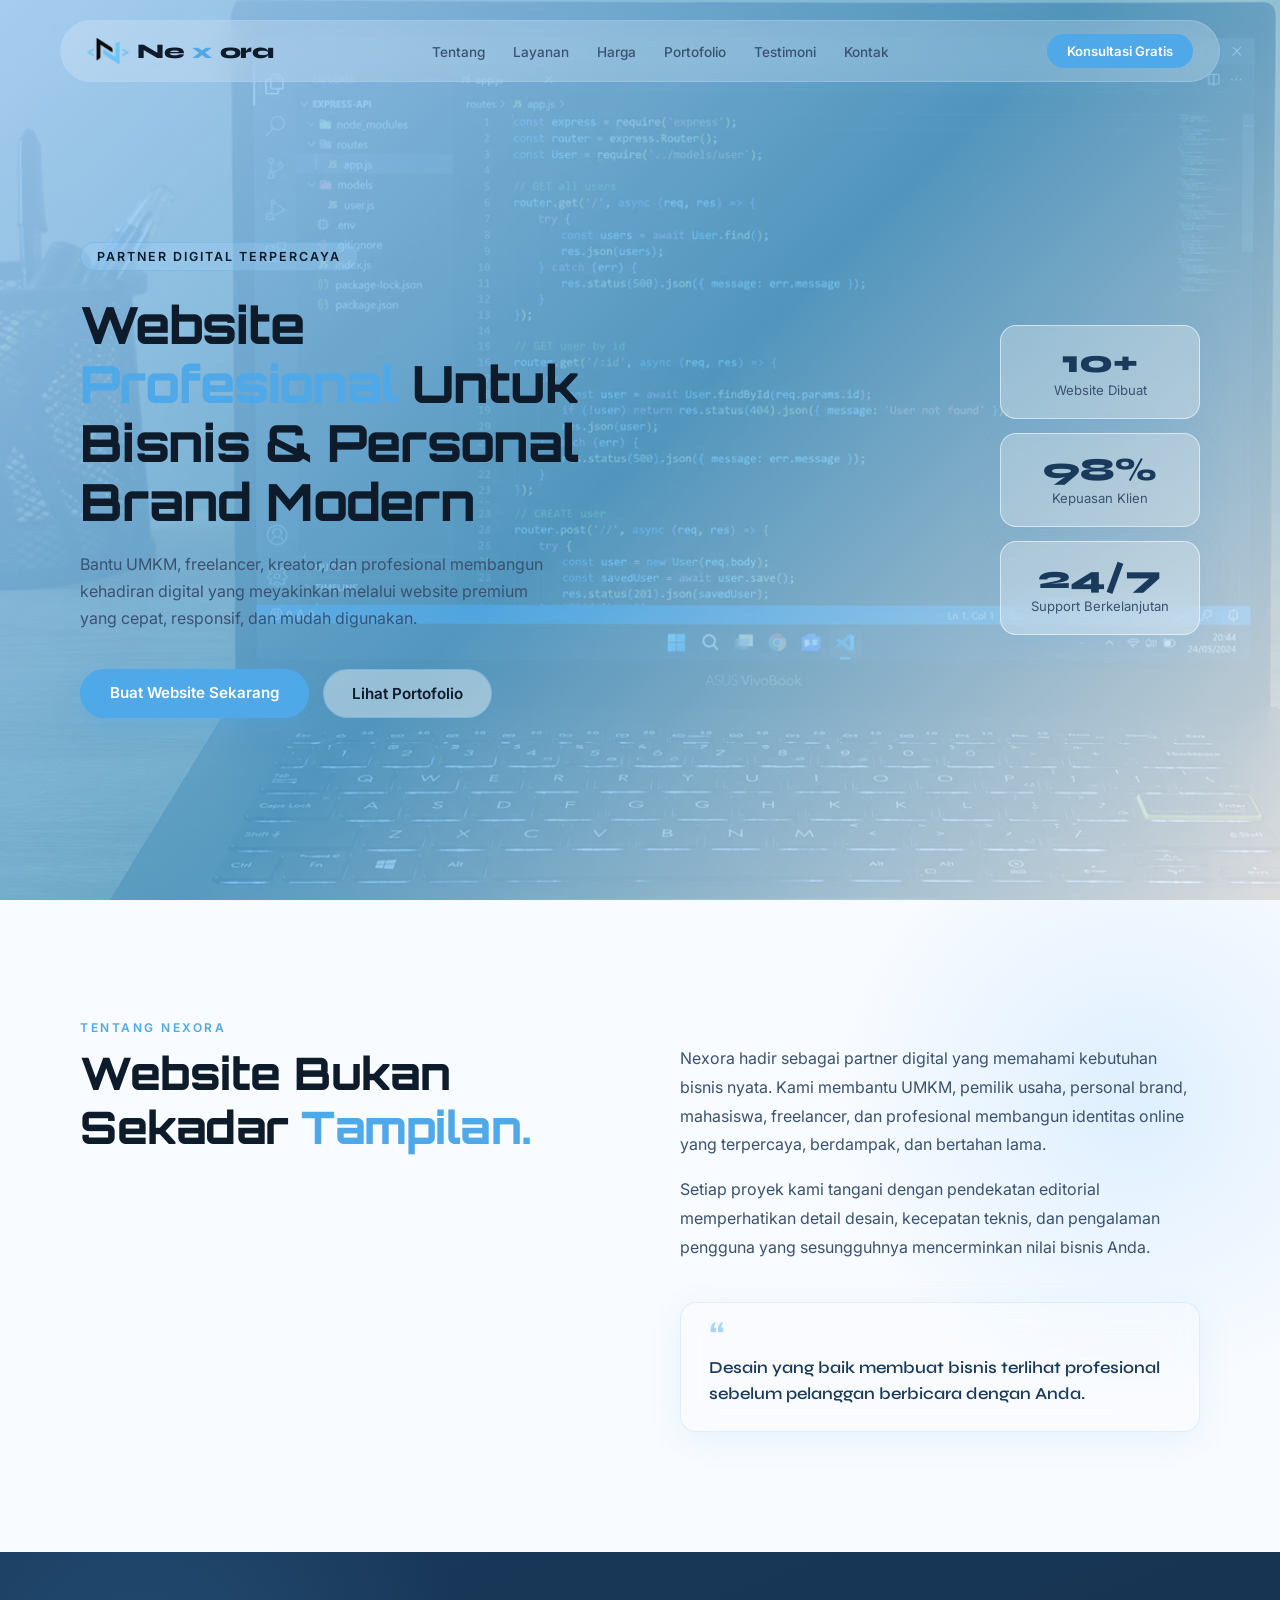
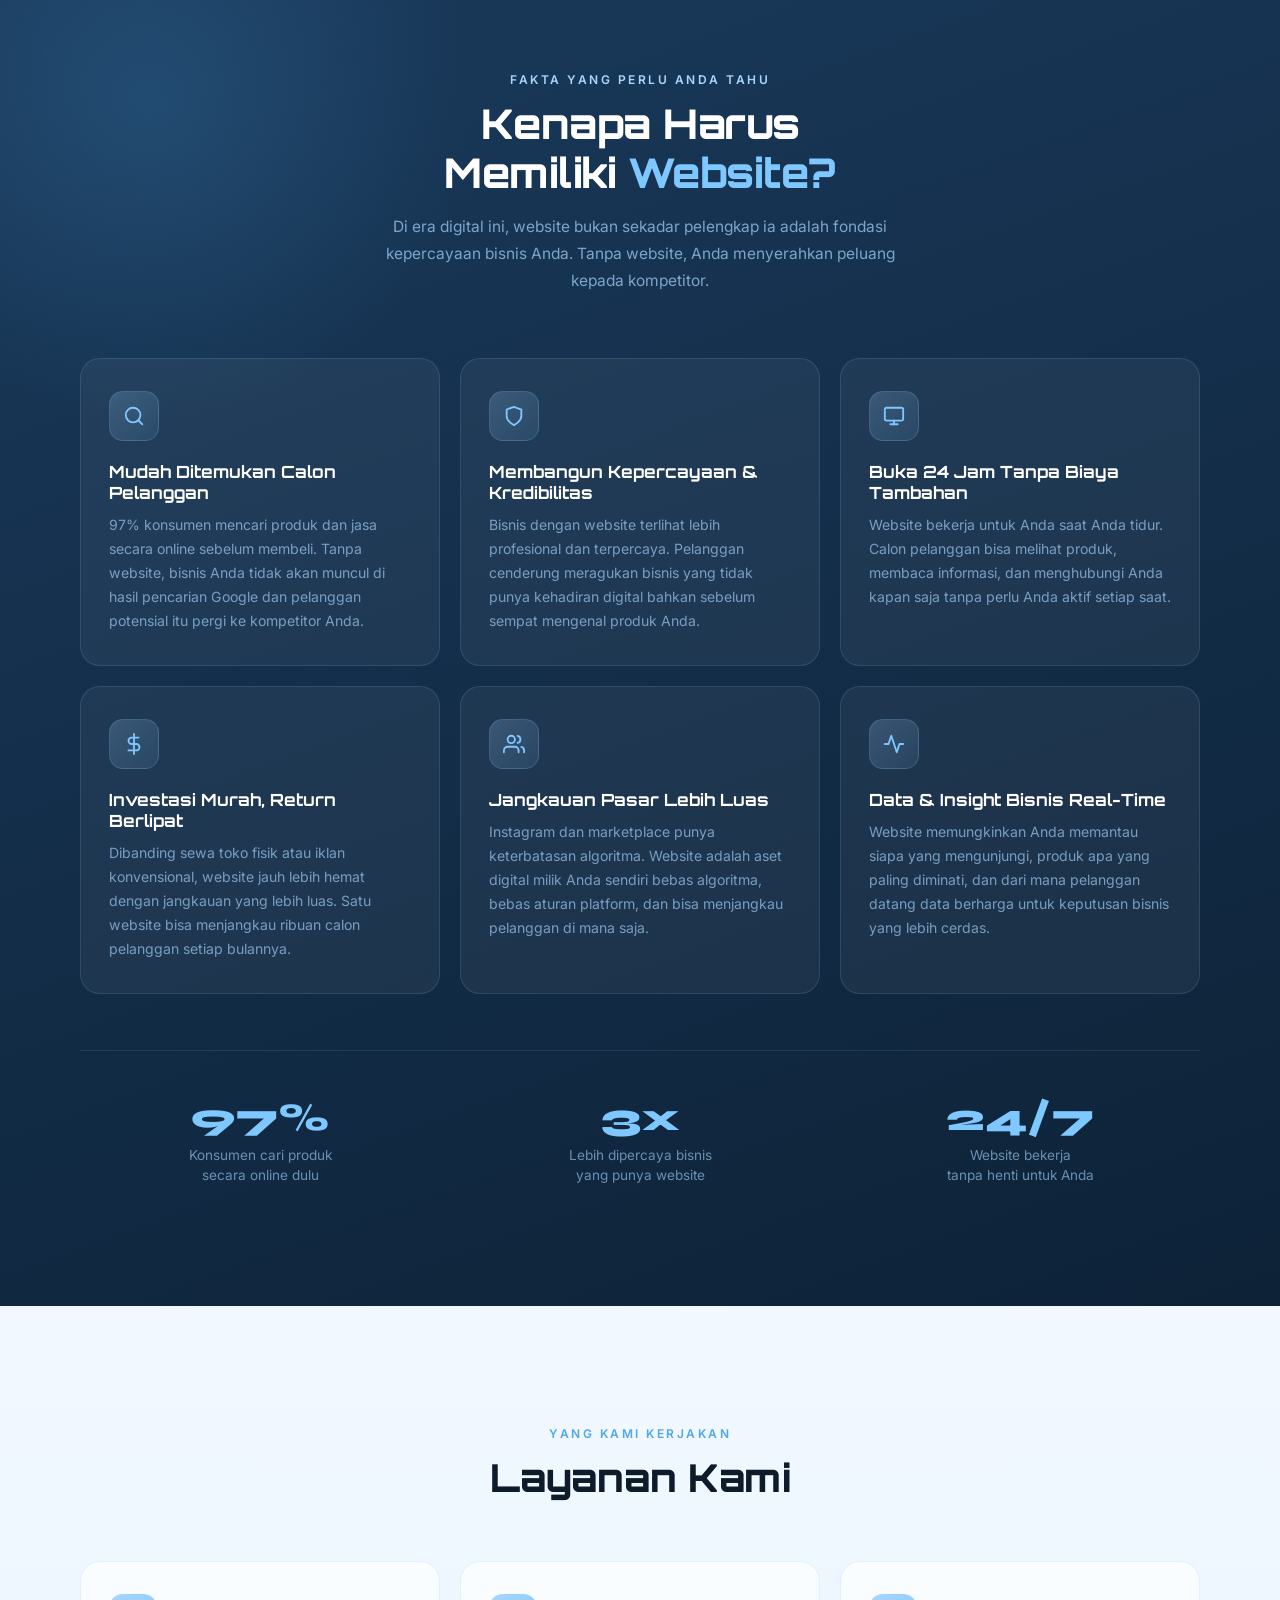
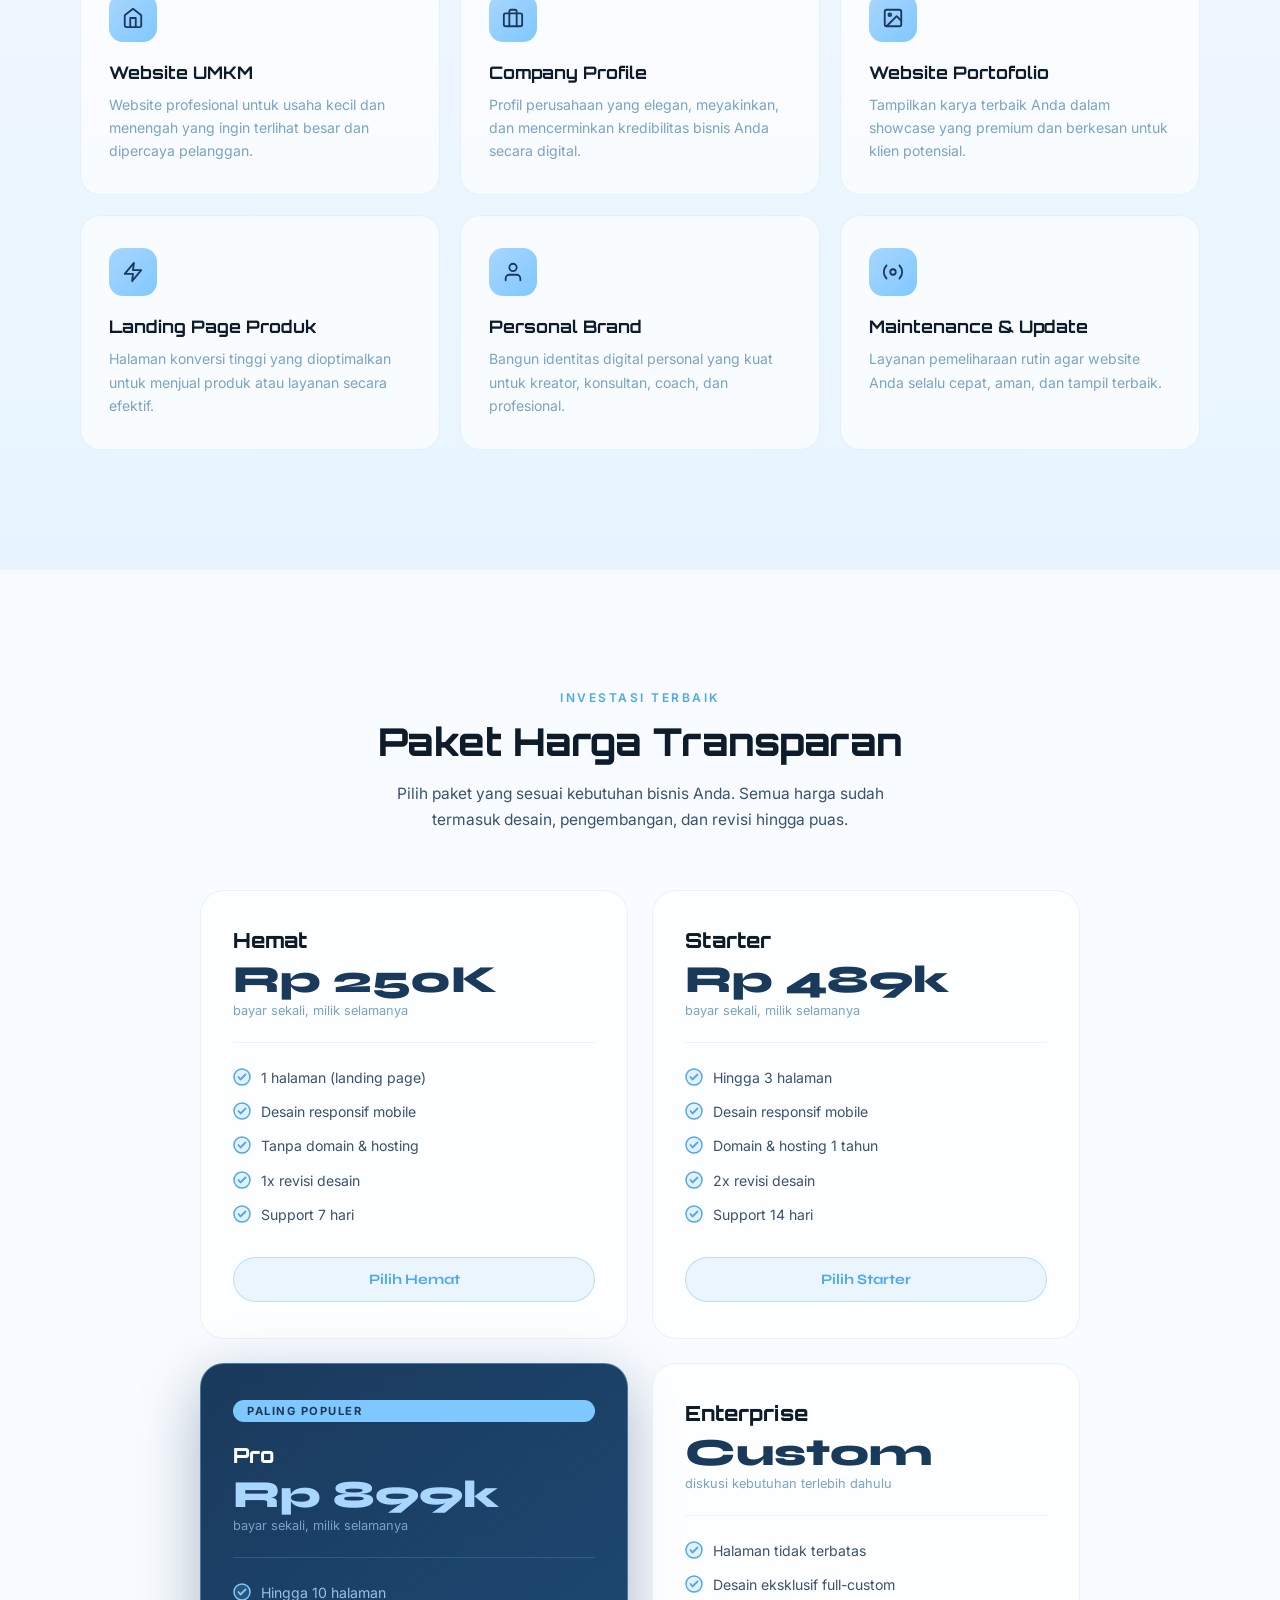
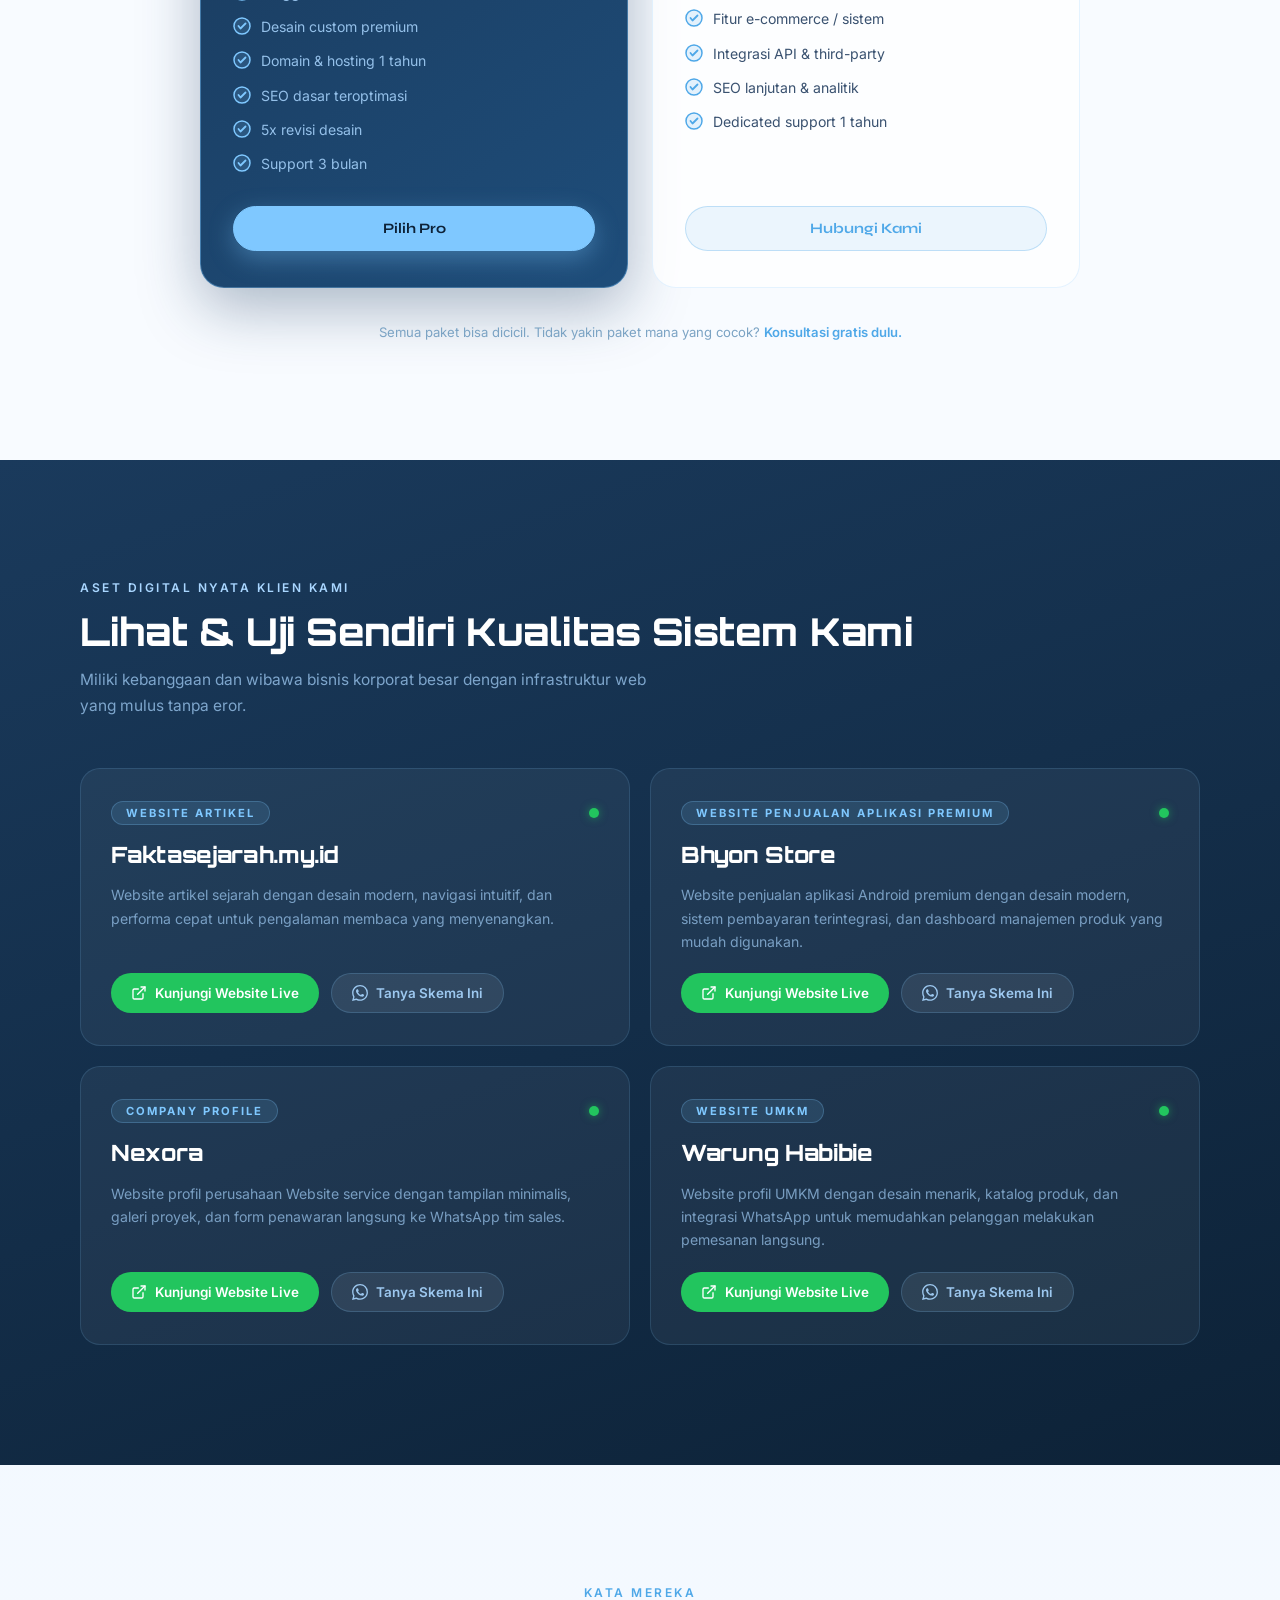
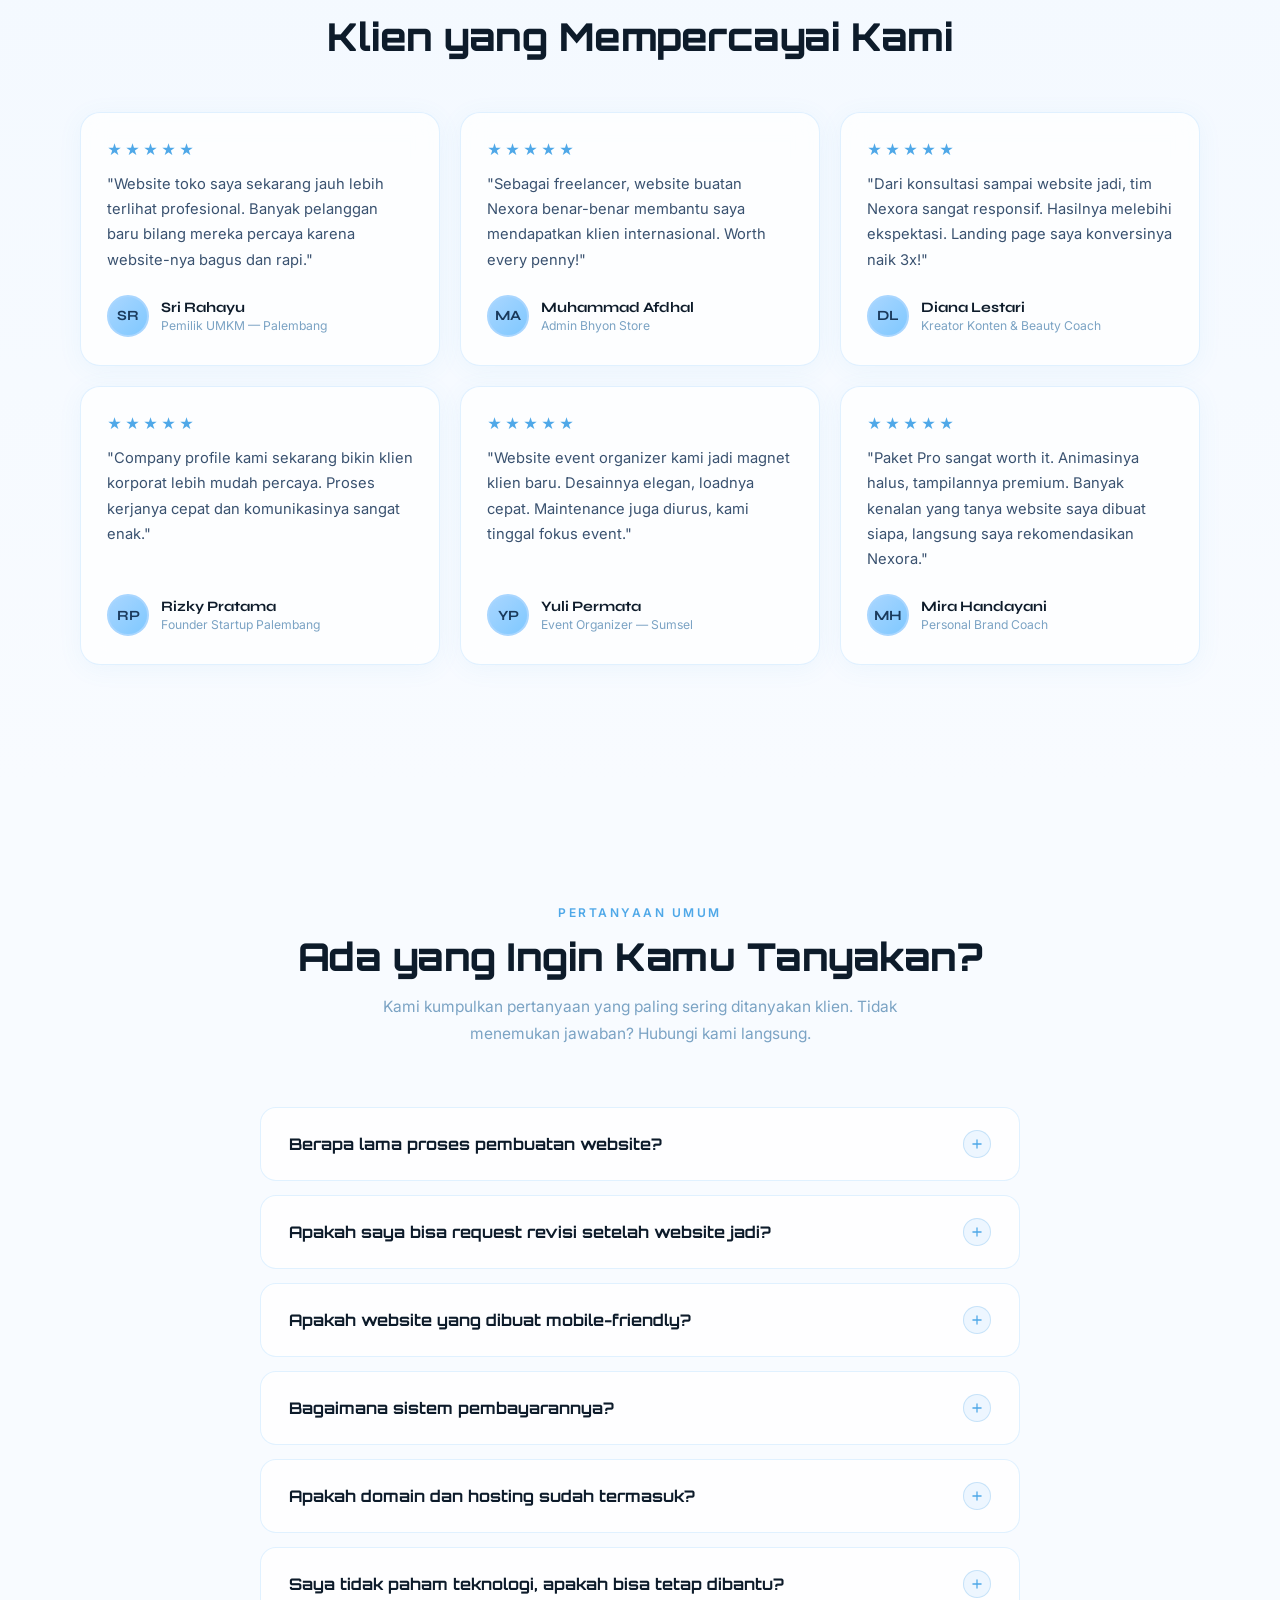
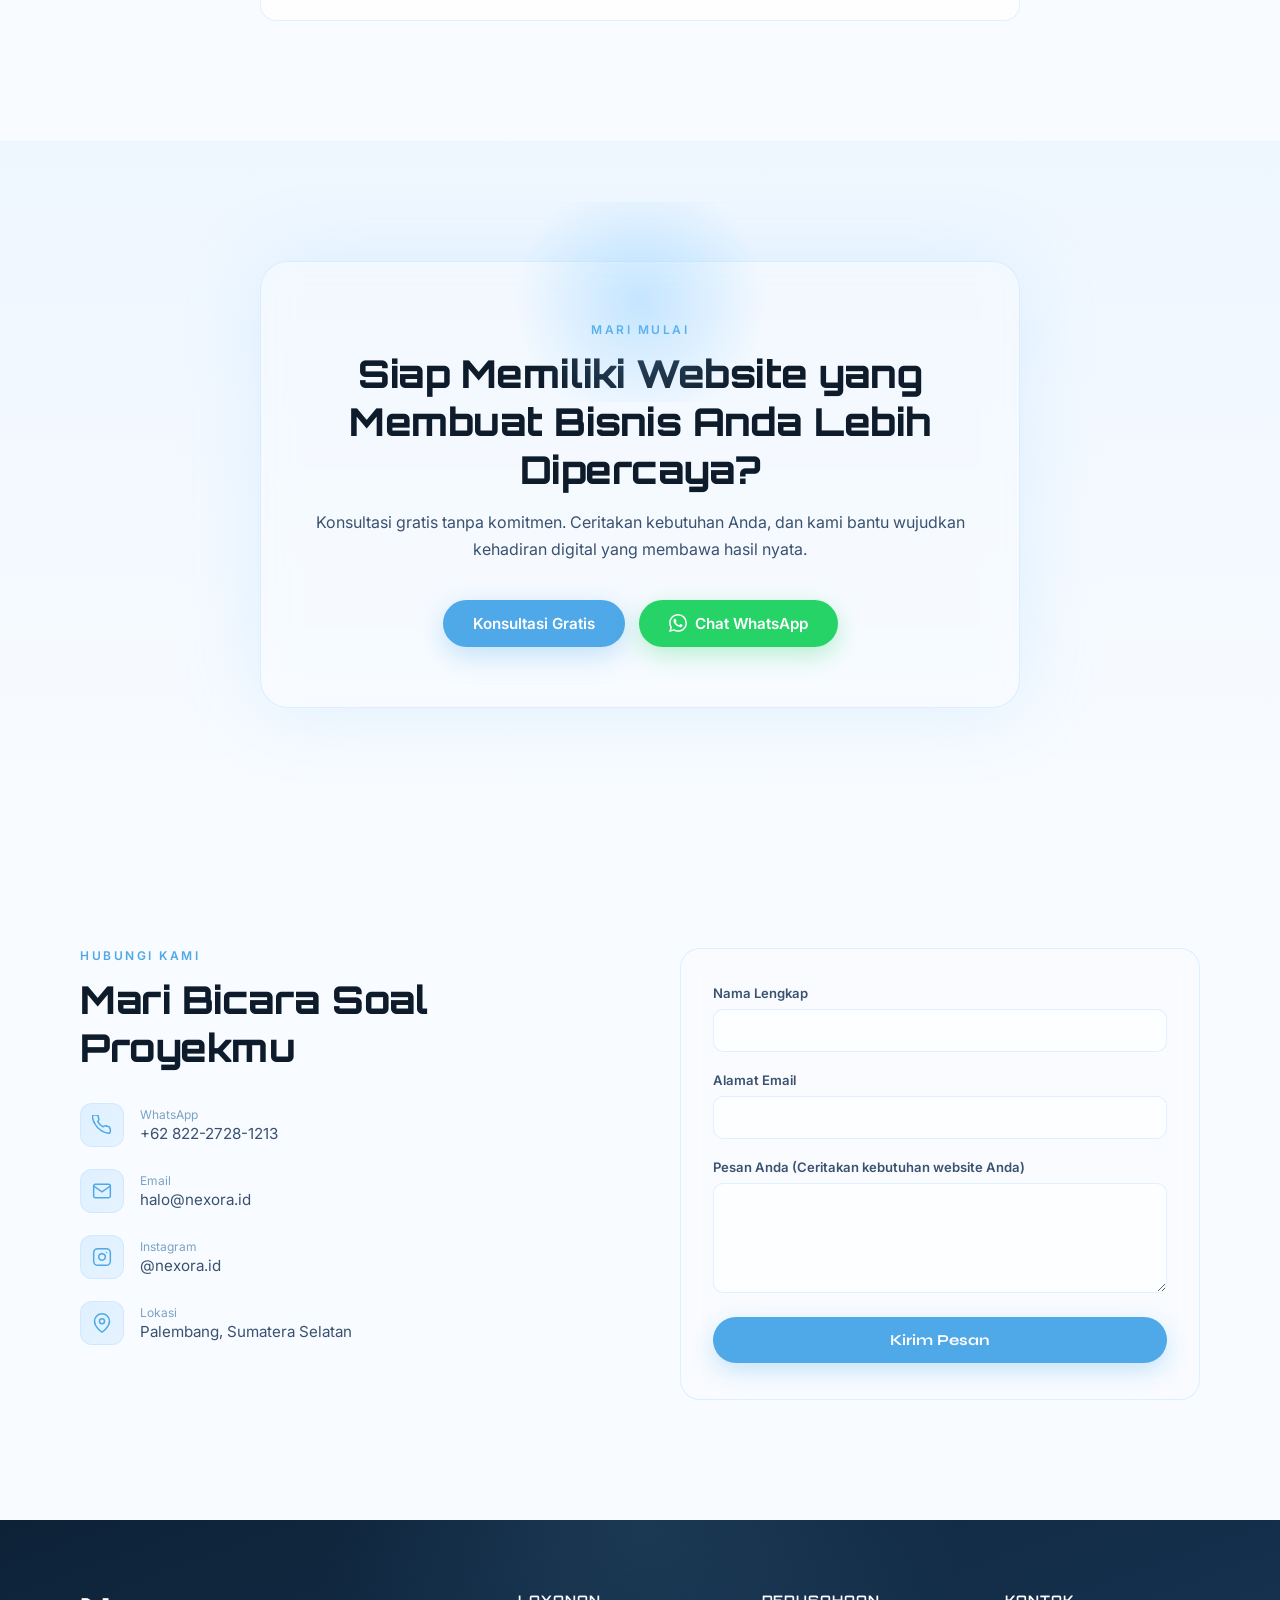
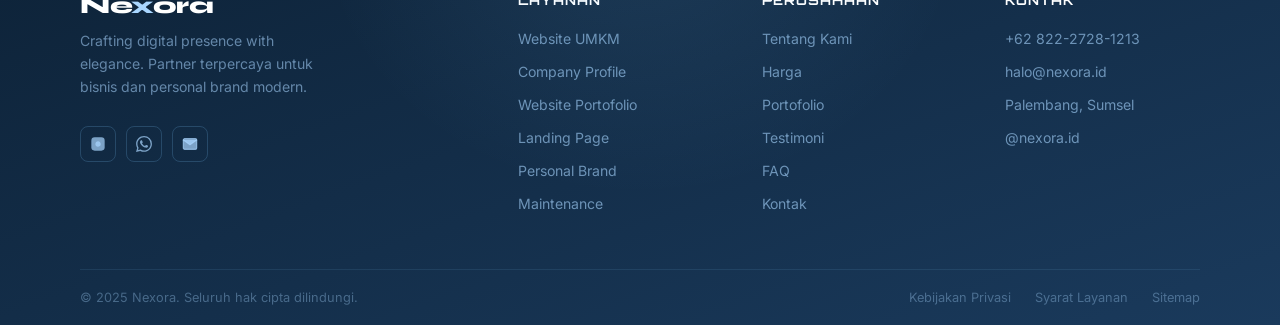
<file: index.html>
<!doctype html>
<html lang="id">
  <head>
    <meta charset="UTF-8" />
    <meta name="viewport" content="width=device-width, initial-scale=1.0" />
    <title>Nexora — Website Premium untuk Bisnis & Personal Brand</title>
    <link rel="preconnect" href="https://fonts.googleapis.com" />
    <link
      href="https://fonts.googleapis.com/css2?family=Syne:wght@400;500;600;700;800&family=Inter:wght@300;400;500;600&family=Orbitron:wght@600;700;800&display=swap"
      rel="stylesheet"
    />
    <style>
      :root {
        --white: #f8fbff;
        --blue-light: #a9d6ff;
        --blue-sky: #7fc8ff;
        --blue-mid: #4fa8e8;
        --blue-mit: rgb(32, 47, 58) 8;
        --blue-deep: #1a3a5c;
        --blue-dark: #0d2237;
        --text-dark: #0d1b2a;
        --text-mid: #3a5270;
        --text-light: #7ba3c4;
        --glass-bg: rgba(255, 255, 255, 0.18);
        --glass-border: rgba(169, 214, 255, 0.35);
        --glass-blur: blur(16px);
      }
      *,
      *::before,
      *::after {
        box-sizing: border-box;
        margin: 0;
        padding: 0;
      }
      html {
        scroll-behavior: smooth;
      }
      body {
        font-family: "Inter", sans-serif;
        background: var(--white);
        color: var(--text-dark);
        overflow-x: hidden;
      }

      /* PROGRESS */
      #progress-bar {
        position: fixed;
        top: 0;
        left: 0;
        height: 2px;
        background: linear-gradient(90deg, var(--blue-sky), var(--blue-mid));
        width: 0%;
        z-index: 9999;
        transition: width 0.1s linear;
      }

      /* ══════════════════════════════
     NAV — Desktop pill, always visible
     Mobile: logo + CTA only, links hidden
  ══════════════════════════════ */
      nav {
        position: fixed;
        top: 20px;
        left: 50%;
        transform: translateX(-50%);
        width: calc(100% - 48px);
        max-width: 1160px;
        background: rgba(248, 251, 255, 0.22);
        backdrop-filter: blur(16px);
        -webkit-backdrop-filter: blur(16px);
        border: 1px solid var(--glass-border);
        border-radius: 100px;
        padding: 13px 26px;
        display: flex;
        align-items: center;
        justify-content: space-between;
        z-index: 1000;
        transition: background 0.3s;
        gap: 16px;
      }
      nav.scrolled {
        background: rgba(224, 225, 227, 0.88);
        box-shadow: 0 4px 24px rgba(79, 168, 232, 0.1);
      }
      .nav-logo {
        font-family: "Syne", sans-serif;
        font-weight: 800;
        font-size: 1.3rem;
        color: var(--text-dark);
        letter-spacing: -0.5px;
        text-decoration: none;
        flex-shrink: 0;
        display: flex;
        align-items: center;
        gap: 8px;
      }
      .nav-logo span {
        color: var(--blue-mid);
      }
      .nav-logo img {
        height: 28px;
        width: auto;
        display: block;
      }
      .nav-links {
        display: flex;
        gap: 28px;
        list-style: none;
        flex: 1;
        justify-content: center;
      }
      .nav-links a {
        font-size: 0.85rem;
        font-weight: 500;
        color: var(--text-mid);
        text-decoration: none;
        transition: color 0.2s;
        white-space: nowrap;
      }
      .nav-links a:hover {
        color: var(--blue-mid);
      }
      .nav-cta {
        background: var(--blue-mid);
        color: #fff;
        padding: 9px 20px;
        border-radius: 100px;
        font-size: 0.82rem;
        font-weight: 600;
        text-decoration: none;
        transition: all 0.2s;
        white-space: nowrap;
        flex-shrink: 0;
      }
      .nav-cta:hover {
        background: var(--blue-deep);
        transform: translateY(-1px);
        box-shadow: 0 8px 20px rgba(79, 168, 232, 0.35);
      }

      /* Hamburger button — hidden on desktop */
      .nav-burger {
        display: none;
        flex-direction: column;
        justify-content: center;
        align-items: center;
        gap: 5px;
        width: 36px;
        height: 36px;
        background: none;
        border: none;
        cursor: pointer;
        padding: 0;
        flex-shrink: 0;
        z-index: 1001;
        -webkit-tap-highlight-color: transparent;
        outline: none;
        -webkit-user-select: none;
        user-select: none;
      }
      .nav-burger:focus {
        outline: none;
      }
      .nav-burger span {
        display: block;
        width: 22px;
        height: 2px;
        background: var(--text-dark);
        border-radius: 2px;
        transition: transform 0.35s cubic-bezier(0.4, 0, 0.2, 1),
          opacity 0.25s ease, width 0.25s ease;
      }
      .nav-burger.open span:nth-child(1) {
        transform: translateY(7px) rotate(45deg);
      }
      .nav-burger.open span:nth-child(2) {
        opacity: 0;
        width: 0;
      }
      .nav-burger.open span:nth-child(3) {
        transform: translateY(-7px) rotate(-45deg);
      }

      /* Mobile popup menu — small card under nav, not fullscreen */
      .mobile-menu {
        position: fixed;
        top: 70px;
        right: 12px;
        width: min(260px, calc(100% - 24px));
        background: rgba(248, 251, 255, 0.97);
        backdrop-filter: blur(20px);
        -webkit-backdrop-filter: blur(20px);
        border: 1px solid var(--glass-border);
        border-radius: 20px;
        box-shadow: 0 12px 36px rgba(13, 34, 55, 0.18);
        z-index: 999;
        display: flex;
        flex-direction: column;
        align-items: stretch;
        gap: 4px;
        padding: 16px;
        opacity: 0;
        visibility: hidden;
        transform: translateY(-10px) scale(0.96);
        transform-origin: top right;
        transition: opacity 0.25s ease, transform 0.25s ease,
          visibility 0.25s;
      }
      .mobile-menu.open {
        opacity: 1;
        visibility: visible;
        transform: translateY(0);
      }
      .mobile-menu-links {
        list-style: none;
        display: flex;
        flex-direction: column;
        align-items: stretch;
        gap: 2px;
      }
      .mobile-menu-links a {
        font-family: "Inter", sans-serif;
        font-size: 0.95rem;
        font-weight: 500;
        color: var(--text-dark);
        text-decoration: none;
        transition: color 0.2s, background 0.2s;
        -webkit-tap-highlight-color: transparent;
        padding: 10px 12px;
        border-radius: 10px;
        display: block;
      }
      .mobile-menu-links a:hover,
      .mobile-menu-links a:active {
        color: var(--blue-mid);
        background: rgba(79, 168, 232, 0.08);
      }
      .mobile-menu-cta {
        background: var(--blue-mid);
        color: #fff;
        padding: 12px 20px;
        border-radius: 100px;
        font-size: 0.9rem;
        font-weight: 600;
        text-decoration: none;
        text-align: center;
        margin-top: 10px;
        transition: all 0.2s;
        -webkit-tap-highlight-color: transparent;
      }
      .mobile-menu-cta:hover,
      .mobile-menu-cta:active {
        background: var(--blue-deep);
      }

      /* Mobile nav: hide links + desktop CTA, show burger */
      @media (max-width: 680px) {
        nav {
          top: 12px;
          width: calc(100% - 24px);
          padding: 11px 18px;
          gap: 0;
        }
        .nav-links {
          display: none;
        }
        .nav-cta {
          display: none;
        }
        .nav-burger {
          display: flex;
        }
        .nav-logo {
          font-size: 1.1rem;
        }
        .nav-logo img {
          height: 24px;
        }
      }

      /* HERO */
      #hero {
        position: relative;
        width: 100%;
        min-height: 100vh;
        display: flex;
        align-items: center;
        overflow: hidden;
      }
      .hero-bg {
        position: absolute;
        inset: 0;
        z-index: 0;
        background: url("laptop.png")
          center/cover no-repeat;
        transform: scale(1.06);
        animation: bgZoom 12s ease-out forwards;
      }
      @keyframes bgZoom {
        to {
          transform: scale(1);
        }
      }
      .hero-overlay {
        position: absolute;
        inset: 0;
        z-index: 1;
        background: linear-gradient(
          135deg,
          rgba(169, 213, 255, 0.907) 0%,
          rgba(98, 184, 234, 0.788) 50%,
          rgba(248, 251, 255, 0.852) 100%
        );
      }
      .hero-content {
        position: relative;
        z-index: 2;
        width: 100%;
        max-width: 1200px;
        margin: 0 auto;
        padding: 140px 40px 80px;
        display: grid;
        grid-template-columns: 1fr 1fr;
        gap: 60px;
        align-items: center;
      }
      .hero-eyebrow {
        display: inline-block;
        font-size: 0.78rem;
        font-weight: 600;
        letter-spacing: 2px;
        text-transform: uppercase;
        color: var(--blue-mit);
        background: rgba(169, 214, 255, 0.25);
        border: 1px solid rgba(79, 168, 232, 0.35);
        border-radius: 100px;
        padding: 6px 16px;
        margin-bottom: 24px;
        opacity: 0;
        animation: fadeUp 0.8s 0.3s ease forwards;
      }
      .hero-headline {
        font-family: "Orbitron", sans-serif;
        font-weight: 800;
        font-size: clamp(2rem, 4vw, 3.4rem);
        line-height: 1.15;
        color: var(--text-dark);
        margin-bottom: 20px;
        letter-spacing: -1px;
        opacity: 0;
        animation: fadeUp 0.9s 0.5s ease forwards;
      }
      .hero-headline em {
        color: var(--blue-mid);
        font-style: normal;
      }
      .hero-sub {
        font-size: 1rem;
        line-height: 1.7;
        color: var(--text-mid);
        max-width: 480px;
        margin-bottom: 36px;
        opacity: 0;
        animation: fadeUp 0.9s 0.7s ease forwards;
      }
      .hero-ctas {
        display: flex;
        gap: 14px;
        flex-wrap: wrap;
        opacity: 0;
        animation: fadeUp 0.9s 0.9s ease forwards;
      }
      .btn-primary {
        background: var(--blue-mid);
        color: #fff;
        padding: 14px 30px;
        border-radius: 100px;
        font-weight: 600;
        font-size: 0.95rem;
        text-decoration: none;
        transition: all 0.25s;
        box-shadow: 0 8px 28px rgba(79, 168, 232, 0.32);
      }
      .btn-primary:hover {
        background: var(--blue-deep);
        transform: translateY(-2px);
        box-shadow: 0 12px 36px rgba(79, 168, 232, 0.45);
      }
      .btn-secondary {
        background: rgba(255, 255, 255, 0.4);
        border: 1px solid rgba(79, 168, 232, 0.4);
        color: var(--text-dark);
        padding: 14px 28px;
        border-radius: 100px;
        font-weight: 600;
        font-size: 0.95rem;
        text-decoration: none;
        backdrop-filter: blur(8px);
        transition: all 0.25s;
      }
      .btn-secondary:hover {
        background: rgba(255, 255, 255, 0.65);
        transform: translateY(-2px);
      }
      .hero-right {
        display: flex;
        flex-direction: column;
        gap: 14px;
        align-items: flex-end;
      }
      .stat-card {
        background: rgba(255, 255, 255, 0.28);
        backdrop-filter: blur(16px);
        -webkit-backdrop-filter: blur(16px);
        border: 1px solid rgba(255, 255, 255, 0.55);
        border-radius: 16px;
        padding: 20px 28px;
        min-width: 200px;
        text-align: center;
        opacity: 0;
        transform: translateY(20px);
        box-shadow: 0 8px 32px rgba(79, 168, 232, 0.12);
      }
      .stat-card.a1 {
        animation: glassIn 0.8s 1.1s ease forwards;
      }
      .stat-card.a2 {
        animation: glassIn 0.8s 1.3s ease forwards;
      }
      .stat-card.a3 {
        animation: glassIn 0.8s 1.5s ease forwards;
      }
      @keyframes glassIn {
        to {
          opacity: 1;
          transform: translateY(0);
        }
      }
      .stat-number {
        font-family: "Syne", sans-serif;
        font-weight: 800;
        font-size: 2rem;
        color: var(--blue-deep);
        line-height: 1;
      }
      .stat-label {
        font-size: 0.82rem;
        color: var(--text-mid);
        margin-top: 4px;
      }
      @keyframes fadeUp {
        from {
          opacity: 0;
          transform: translateY(28px);
        }
        to {
          opacity: 1;
          transform: translateY(0);
        }
      }

      /* COMMON */
      section {
        position: relative;
        overflow: hidden;
      }
      .container {
        max-width: 1200px;
        margin: 0 auto;
        padding: 0 40px;
      }
      .section-eyebrow {
        font-size: 0.75rem;
        font-weight: 600;
        letter-spacing: 2.5px;
        text-transform: uppercase;
        color: var(--blue-mid);
        margin-bottom: 12px;
      }
      .reveal {
        opacity: 0;
        transform: translateY(36px);
        transition:
          opacity 0.75s ease,
          transform 0.75s ease;
      }
      .reveal.visible {
        opacity: 1;
        transform: translateY(0);
      }

      /* ABOUT */
      #about {
        padding: 120px 0;
        background: var(--white);
      }
      .about-blob {
        position: absolute;
        width: 600px;
        height: 600px;
        background: radial-gradient(
          circle,
          rgba(169, 214, 255, 0.32) 0%,
          transparent 70%
        );
        border-radius: 50%;
        top: -100px;
        right: -150px;
        pointer-events: none;
        animation: blobFloat 10s ease-in-out infinite alternate;
      }
      @keyframes blobFloat {
        from {
          transform: translate(0, 0) scale(1);
        }
        to {
          transform: translate(-30px, 30px) scale(1.04);
        }
      }
      .about-grid {
        display: grid;
        grid-template-columns: 1fr 1fr;
        gap: 80px;
        align-items: start;
      }
      .about-headline {
        font-family: "Orbitron", sans-serif;
        font-weight: 800;
        font-size: clamp(2rem, 3.5vw, 3rem);
        line-height: 1.2;
        color: var(--text-dark);
        letter-spacing: -0.5px;
      }
      .about-headline em {
        color: var(--blue-mid);
        font-style: normal;
      }
      .about-body {
        font-size: 1rem;
        line-height: 1.8;
        color: var(--text-mid);
        margin-top: 24px;
      }
      .about-quote {
        margin-top: 40px;
        padding: 24px 28px;
        background: var(--glass-bg);
        backdrop-filter: var(--glass-blur);
        border: 1px solid var(--glass-border);
        border-radius: 16px;
        font-family: "Syne", sans-serif;
        font-size: 1.05rem;
        font-weight: 600;
        color: var(--blue-deep);
        line-height: 1.55;
        box-shadow: 0 8px 32px rgba(79, 168, 232, 0.1);
      }
      .about-quote::before {
        content: "\201C";
        font-size: 2.5rem;
        color: var(--blue-light);
        line-height: 0.5;
        display: block;
        margin-bottom: 8px;
      }

      /* SERVICES */
      #layanan {
        padding: 120px 0;
        background: linear-gradient(
          180deg,
          rgba(169, 214, 255, 0.08) 0%,
          rgba(127, 200, 255, 0.14) 100%
        );
      }
      .services-header {
        text-align: center;
        margin-bottom: 60px;
      }
      .services-headline {
        font-family: "Orbitron", sans-serif;
        font-weight: 800;
        font-size: clamp(1.8rem, 3vw, 2.6rem);
        color: var(--text-dark);
        letter-spacing: -0.5px;
      }
      .services-grid {
        display: grid;
        grid-template-columns: repeat(3, 1fr);
        gap: 20px;
      }
      .service-card {
        background: rgba(255, 255, 255, 0.7);
        border: 1px solid rgba(169, 214, 255, 0.3);
        border-radius: 20px;
        padding: 32px 28px;
        cursor: pointer;
        position: relative;
        overflow: hidden;
        transition:
          transform 0.3s ease,
          box-shadow 0.3s ease,
          border-color 0.3s;
      }
      .service-card::before {
        content: "";
        position: absolute;
        inset: 0;
        background: linear-gradient(
          135deg,
          rgba(127, 200, 255, 0.12),
          rgba(169, 214, 255, 0.06)
        );
        opacity: 0;
        transition: opacity 0.3s;
      }
      .service-card:hover {
        transform: translateY(-6px);
        box-shadow: 0 20px 48px rgba(79, 168, 232, 0.18);
        border-color: rgba(127, 200, 255, 0.6);
      }
      .service-card:hover::before {
        opacity: 1;
      }
      .service-icon-wrap {
        width: 48px;
        height: 48px;
        border-radius: 14px;
        background: linear-gradient(135deg, var(--blue-light), var(--blue-sky));
        display: flex;
        align-items: center;
        justify-content: center;
        margin-bottom: 20px;
        transition: transform 0.3s;
      }
      .service-card:hover .service-icon-wrap {
        transform: rotate(-8deg) scale(1.1);
      }
      .svi {
        width: 22px;
        height: 22px;
        stroke: var(--blue-deep);
        fill: none;
        stroke-width: 2;
        stroke-linecap: round;
        stroke-linejoin: round;
      }
      .service-title {
        font-family: "Orbitron", sans-serif;
        font-weight: 700;
        font-size: 1.08rem;
        color: var(--text-dark);
        margin-bottom: 10px;
      }
      .service-desc {
        font-size: 0.88rem;
        color: var(--text-light);
        line-height: 1.65;
      }

      /* PORTFOLIO */
      #portofolio {
        padding: 120px 0;
        background: linear-gradient(160deg, #1a3a5c 0%, #0d2237 100%);
      }
      #portofolio .section-eyebrow {
        color: var(--blue-light);
      }
      .portfolio-headline {
        font-family: "Orbitron", sans-serif;
        font-weight: 800;
        font-size: clamp(1.8rem, 3vw, 2.6rem);
        color: #fff;
        letter-spacing: -0.5px;
        margin-bottom: 12px;
      }
      .portfolio-sub {
        font-size: 0.97rem;
        color: rgba(169, 214, 255, 0.7);
        margin-bottom: 48px;
        max-width: 600px;
        line-height: 1.7;
      }
      .portfolio-grid {
        display: grid;
        grid-template-columns: repeat(2, 1fr);
        gap: 20px;
      }
      .port-card {
        background: rgba(255, 255, 255, 0.05);
        border: 1px solid rgba(127, 200, 255, 0.15);
        border-radius: 20px;
        padding: 32px 30px;
        display: flex;
        flex-direction: column;
        gap: 16px;
        transition:
          transform 0.3s ease,
          box-shadow 0.3s ease,
          border-color 0.3s;
      }
      .port-card:hover {
        transform: translateY(-5px);
        box-shadow: 0 20px 50px rgba(0, 0, 0, 0.3);
        border-color: rgba(127, 200, 255, 0.35);
      }
      .port-card-header {
        display: flex;
        align-items: center;
        justify-content: space-between;
      }
      .port-cat {
        display: inline-block;
        font-size: 0.7rem;
        font-weight: 700;
        letter-spacing: 2px;
        text-transform: uppercase;
        color: var(--blue-sky);
        background: rgba(127, 200, 255, 0.12);
        border: 1px solid rgba(127, 200, 255, 0.25);
        border-radius: 100px;
        padding: 4px 14px;
      }
      .port-status-dot {
        width: 10px;
        height: 10px;
        border-radius: 50%;
        background: #22c55e;
        box-shadow: 0 0 8px rgba(34, 197, 94, 0.6);
        flex-shrink: 0;
      }
      .port-name {
        font-family: "Orbitron", sans-serif;
        font-weight: 800;
        font-size: 1.4rem;
        color: #fff;
        letter-spacing: -0.3px;
        line-height: 1.2;
      }
      .port-desc {
        font-size: 0.88rem;
        color: rgba(169, 214, 255, 0.65);
        line-height: 1.65;
        flex: 1;
      }
      .port-actions {
        display: flex;
        gap: 12px;
        flex-wrap: wrap;
        margin-top: 4px;
      }
      .port-btn-primary {
        display: inline-flex;
        align-items: center;
        gap: 8px;
        background: #22c55e;
        color: #fff;
        padding: 11px 20px;
        border-radius: 100px;
        font-weight: 600;
        font-size: 0.84rem;
        text-decoration: none;
        transition: all 0.25s;
        white-space: nowrap;
      }
      .port-btn-primary:hover {
        background: #16a34a;
        transform: translateY(-1px);
        box-shadow: 0 8px 20px rgba(34, 197, 94, 0.3);
      }
      .port-btn-secondary {
        display: inline-flex;
        align-items: center;
        gap: 8px;
        background: rgba(255, 255, 255, 0.08);
        color: rgba(169, 214, 255, 0.9);
        border: 1px solid rgba(127, 200, 255, 0.2);
        padding: 11px 20px;
        border-radius: 100px;
        font-weight: 600;
        font-size: 0.84rem;
        text-decoration: none;
        transition: all 0.25s;
        white-space: nowrap;
      }
      .port-btn-secondary:hover {
        background: rgba(255, 255, 255, 0.14);
        border-color: rgba(127, 200, 255, 0.45);
        transform: translateY(-1px);
      }
      .port-btn-icon {
        width: 16px;
        height: 16px;
        flex-shrink: 0;
      }

      /* ══════════════════════════════
     PRICING SECTION
  ══════════════════════════════ */
      #harga {
        padding: 120px 0;
        background: var(--white);
      }
      .pricing-header {
        text-align: center;
        margin-bottom: 16px;
      }
      .pricing-headline {
        font-family: "Orbitron", sans-serif;
        font-weight: 800;
        font-size: clamp(1.8rem, 3vw, 2.6rem);
        color: var(--text-dark);
        letter-spacing: -0.5px;
      }
      .pricing-sub {
        text-align: center;
        font-size: 0.97rem;
        color: var(--text-mid);
        margin-bottom: 56px;
        max-width: 520px;
        margin-left: auto;
        margin-right: auto;
        line-height: 1.7;
      }
      .pricing-grid {
        display: grid;
        grid-template-columns: repeat(2, 1fr);
        gap: 24px;
        align-items: stretch;
        max-width: 880px;
        margin: 0 auto;
      }
      .pricing-grid .price-card {
        display: flex;
        flex-direction: column;
      }
      .pricing-grid .price-features {
        flex: 1;
      }
      .price-card {
        border-radius: 24px;
        padding: 36px 32px;
        border: 1px solid rgba(169, 214, 255, 0.3);
        background: rgba(255, 255, 255, 0.75);
        position: relative;
        overflow: hidden;
        transition:
          transform 0.3s,
          box-shadow 0.3s;
      }
      .price-card:hover {
        transform: translateY(-6px);
        box-shadow: 0 24px 56px rgba(79, 168, 232, 0.14);
      }
      .price-card.featured {
        background: linear-gradient(145deg, var(--blue-deep) 0%, #1e4d7a 100%);
        border-color: rgba(127, 200, 255, 0.4);
        box-shadow: 0 20px 60px rgba(26, 58, 92, 0.35);
      }
      .price-card.featured:hover {
        transform: translateY(-10px);
      }
      .price-badge {
        display: inline-block;
        font-size: 0.7rem;
        font-weight: 700;
        letter-spacing: 1.5px;
        text-transform: uppercase;
        background: var(--blue-sky);
        color: var(--blue-deep);
        border-radius: 100px;
        padding: 4px 14px;
        margin-bottom: 20px;
      }
      .price-name {
        font-family: "Orbitron", sans-serif;
        font-weight: 800;
        font-size: 1.3rem;
        color: var(--text-dark);
        margin-bottom: 8px;
      }
      .price-card.featured .price-name {
        color: #fff;
      }
      .price-amount {
        font-family: "Syne", sans-serif;
        font-weight: 800;
        font-size: 2.4rem;
        color: var(--blue-deep);
        line-height: 1;
        margin-bottom: 4px;
      }
      .price-card.featured .price-amount {
        color: var(--blue-light);
      }
      .price-period {
        font-size: 0.8rem;
        color: var(--text-light);
        margin-bottom: 24px;
      }
      .price-card.featured .price-period {
        color: rgba(169, 214, 255, 0.65);
      }
      .price-divider {
        height: 1px;
        background: rgba(169, 214, 255, 0.25);
        margin-bottom: 24px;
      }
      .price-card.featured .price-divider {
        background: rgba(127, 200, 255, 0.2);
      }
      .price-features {
        list-style: none;
        display: flex;
        flex-direction: column;
        gap: 13px;
        margin-bottom: 32px;
      }
      .price-features li {
        display: flex;
        align-items: flex-start;
        gap: 10px;
        font-size: 0.88rem;
        color: var(--text-mid);
        line-height: 1.5;
      }
      .price-card.featured .price-features li {
        color: rgba(169, 214, 255, 0.85);
      }
      .check-icon {
        width: 18px;
        height: 18px;
        flex-shrink: 0;
        margin-top: 1px;
      }
      .check-circle {
        fill: rgba(79, 168, 232, 0.15);
        stroke: var(--blue-mid);
      }
      .price-card.featured .check-circle {
        fill: rgba(127, 200, 255, 0.15);
        stroke: var(--blue-sky);
      }
      .check-mark {
        stroke: var(--blue-mid);
      }
      .price-card.featured .check-mark {
        stroke: var(--blue-sky);
      }
      .price-cta {
        display: block;
        text-align: center;
        padding: 13px 20px;
        border-radius: 100px;
        font-family: "Syne", sans-serif;
        font-weight: 700;
        font-size: 0.9rem;
        text-decoration: none;
        transition: all 0.25s;
        background: rgba(79, 168, 232, 0.1);
        border: 1px solid rgba(79, 168, 232, 0.3);
        color: var(--blue-mid);
      }
      .price-cta:hover {
        background: var(--blue-mid);
        color: #fff;
        border-color: var(--blue-mid);
        transform: translateY(-1px);
      }
      .price-card.featured .price-cta {
        background: var(--blue-sky);
        border-color: var(--blue-sky);
        color: var(--blue-dark);
        box-shadow: 0 8px 24px rgba(127, 200, 255, 0.35);
      }
      .price-card.featured .price-cta:hover {
        background: #fff;
        border-color: #fff;
      }
      .price-note {
        text-align: center;
        font-size: 0.82rem;
        color: var(--text-light);
        margin-top: 36px;
      }

      /* ══════════════════════════════
     TESTIMONIALS — grid, no carousel
  ══════════════════════════════ */
      #testimoni {
        padding: 120px 0;
        background: linear-gradient(
          180deg,
          rgba(169, 214, 255, 0.06) 0%,
          var(--white) 100%
        );
      }
      .testimonials-header {
        text-align: center;
        margin-bottom: 52px;
      }
      .testi-headline {
        font-family: "Orbitron", sans-serif;
        font-weight: 800;
        font-size: clamp(1.8rem, 3vw, 2.6rem);
        color: var(--text-dark);
        letter-spacing: -0.5px;
      }
      .testi-grid {
        display: grid;
        grid-template-columns: repeat(3, 1fr);
        gap: 20px;
      }
      .testi-card {
        background: rgba(255, 255, 255, 0.75);
        backdrop-filter: blur(12px);
        -webkit-backdrop-filter: blur(12px);
        border: 1px solid var(--glass-border);
        border-radius: 20px;
        padding: 28px 26px;
        box-shadow: 0 4px 24px rgba(79, 168, 232, 0.07);
        display: flex;
        flex-direction: column;
      }
      .testi-stars {
        color: var(--blue-mid);
        font-size: 0.9rem;
        margin-bottom: 14px;
        letter-spacing: 3px;
      }
      .testi-text {
        font-size: 0.92rem;
        line-height: 1.72;
        color: var(--text-mid);
        margin-bottom: 22px;
        flex: 1;
      }
      .testi-author {
        display: flex;
        align-items: center;
        gap: 12px;
      }
      .testi-avatar {
        width: 42px;
        height: 42px;
        border-radius: 50%;
        border: 2px solid var(--blue-light);
        background: linear-gradient(135deg, var(--blue-light), var(--blue-sky));
        display: flex;
        align-items: center;
        justify-content: center;
        font-family: "Syne", sans-serif;
        font-weight: 700;
        color: var(--blue-deep);
        font-size: 0.88rem;
        flex-shrink: 0;
      }
      .testi-name {
        font-family: "Syne", sans-serif;
        font-weight: 700;
        font-size: 0.9rem;
        color: var(--text-dark);
      }
      .testi-role {
        font-size: 0.76rem;
        color: var(--text-light);
        margin-top: 2px;
      }

      /* CTA */
      #cta {
        padding: 120px 0;
        background: linear-gradient(
          180deg,
          rgba(169, 214, 255, 0.12) 0%,
          var(--white) 100%
        );
      }
      .cta-inner {
        max-width: 760px;
        margin: 0 auto;
        text-align: center;
        background: var(--glass-bg);
        backdrop-filter: var(--glass-blur);
        border: 1px solid var(--glass-border);
        border-radius: 28px;
        padding: 60px 48px;
        box-shadow: 0 0 80px rgba(127, 200, 255, 0.2);
        position: relative;
      }
      .cta-glow {
        position: absolute;
        top: -60px;
        left: 50%;
        transform: translateX(-50%);
        width: 300px;
        height: 200px;
        background: radial-gradient(
          circle,
          rgba(127, 200, 255, 0.4),
          transparent 70%
        );
        pointer-events: none;
      }
      .cta-headline {
        font-family: "Orbitron", sans-serif;
        font-weight: 800;
        font-size: clamp(1.6rem, 3vw, 2.4rem);
        line-height: 1.25;
        color: var(--text-dark);
        letter-spacing: -0.5px;
        margin-bottom: 16px;
      }
      .cta-sub {
        font-size: 1rem;
        color: var(--text-mid);
        margin-bottom: 36px;
        line-height: 1.7;
      }
      .cta-btns {
        display: flex;
        gap: 14px;
        justify-content: center;
        flex-wrap: wrap;
      }
      .btn-wa {
        background: #25d366;
        color: #fff;
        padding: 14px 30px;
        border-radius: 100px;
        font-weight: 600;
        font-size: 0.95rem;
        text-decoration: none;
        display: inline-flex;
        align-items: center;
        gap: 8px;
        transition: all 0.25s;
        box-shadow: 0 8px 24px rgba(37, 211, 102, 0.3);
      }
      .btn-wa:hover {
        background: #1da851;
        transform: translateY(-2px);
      }

      /* CONTACT */
      #kontak {
        padding: 120px 0;
        background: var(--white);
      }
      .contact-grid {
        display: grid;
        grid-template-columns: 1fr 1fr;
        gap: 80px;
        align-items: start;
      }
      .contact-headline {
        font-family: "Orbitron", sans-serif;
        font-weight: 800;
        font-size: clamp(1.8rem, 3vw, 2.4rem);
        color: var(--text-dark);
        letter-spacing: -0.5px;
        margin-bottom: 32px;
      }
      .contact-item {
        display: flex;
        align-items: center;
        gap: 16px;
        margin-bottom: 22px;
        font-size: 0.95rem;
        color: var(--text-mid);
      }
      .contact-icon {
        width: 44px;
        height: 44px;
        border-radius: 12px;
        background: linear-gradient(
          135deg,
          rgba(169, 214, 255, 0.3),
          rgba(127, 200, 255, 0.15)
        );
        border: 1px solid var(--glass-border);
        display: flex;
        align-items: center;
        justify-content: center;
        flex-shrink: 0;
      }
      .contact-icon svg {
        width: 20px;
        height: 20px;
        stroke: var(--blue-mid);
        fill: none;
        stroke-width: 1.8;
        stroke-linecap: round;
        stroke-linejoin: round;
      }
      .contact-label {
        font-size: 0.75rem;
        color: var(--text-light);
        display: block;
        margin-bottom: 2px;
      }
      .contact-form {
        background: var(--glass-bg);
        backdrop-filter: var(--glass-blur);
        border: 1px solid var(--glass-border);
        border-radius: 20px;
        padding: 36px 32px;
      }
      .form-group {
        margin-bottom: 20px;
      }
      .form-group label {
        font-size: 0.82rem;
        font-weight: 600;
        color: var(--text-mid);
        display: block;
        margin-bottom: 8px;
      }
      .form-group input,
      .form-group textarea {
        width: 100%;
        padding: 12px 16px;
        border-radius: 10px;
        background: rgba(255, 255, 255, 0.6);
        border: 1px solid rgba(169, 214, 255, 0.35);
        font-family: "Inter", sans-serif;
        font-size: 0.9rem;
        color: var(--text-dark);
        outline: none;
        transition:
          border-color 0.2s,
          box-shadow 0.2s;
      }
      .form-group input:focus,
      .form-group textarea:focus {
        border-color: var(--blue-mid);
        box-shadow: 0 0 0 3px rgba(79, 168, 232, 0.12);
      }
      .form-group textarea {
        min-height: 110px;
        resize: vertical;
      }
      .btn-submit {
        width: 100%;
        background: var(--blue-mid);
        color: #fff;
        padding: 14px;
        border: none;
        border-radius: 100px;
        font-family: "Syne", sans-serif;
        font-weight: 700;
        font-size: 0.95rem;
        cursor: pointer;
        transition: all 0.25s;
        box-shadow: 0 8px 24px rgba(79, 168, 232, 0.3);
      }
      .btn-submit:hover {
        background: var(--blue-deep);
        transform: translateY(-2px);
      }

      /* FOOTER */
      footer {
        background: linear-gradient(
          160deg,
          var(--blue-dark) 0%,
          var(--blue-deep) 100%
        );
        padding: 72px 0 0;
        position: relative;
        overflow: hidden;
      }
      .footer-radial {
        position: absolute;
        top: 0;
        left: 50%;
        transform: translateX(-50%);
        width: 700px;
        height: 300px;
        background: radial-gradient(
          ellipse at top,
          rgba(127, 200, 255, 0.1) 0%,
          transparent 65%
        );
        pointer-events: none;
      }
      .footer-top {
        display: grid;
        grid-template-columns: 2fr 1fr 1fr 1fr;
        gap: 48px;
        padding-bottom: 56px;
        border-bottom: 1px solid rgba(127, 200, 255, 0.1);
      }
      .footer-logo {
        font-family: "Syne", sans-serif;
        font-weight: 800;
        font-size: 1.45rem;
        color: #fff;
        text-decoration: none;
        letter-spacing: -0.5px;
      }
      .footer-logo span {
        color: var(--blue-light);
      }
      .footer-tagline {
        font-size: 0.88rem;
        color: rgba(169, 214, 255, 0.55);
        margin-top: 10px;
        line-height: 1.65;
        max-width: 240px;
      }
      .footer-social {
        display: flex;
        gap: 10px;
        margin-top: 28px;
      }
      .footer-social a {
        width: 36px;
        height: 36px;
        border-radius: 8px;
        border: 1px solid rgba(127, 200, 255, 0.2);
        display: flex;
        align-items: center;
        justify-content: center;
        transition:
          border-color 0.2s,
          background 0.2s;
      }
      .footer-social a:hover {
        border-color: rgba(127, 200, 255, 0.6);
        background: rgba(127, 200, 255, 0.1);
      }
      .footer-social svg {
        width: 16px;
        height: 16px;
        fill: rgba(169, 214, 255, 0.7);
      }
      .footer-col-title {
        font-family: "Orbitron", sans-serif;
        font-weight: 700;
        font-size: 0.82rem;
        letter-spacing: 1px;
        text-transform: uppercase;
        color: #fff;
        margin-bottom: 20px;
      }
      .footer-col ul {
        list-style: none;
        display: flex;
        flex-direction: column;
        gap: 13px;
      }
      .footer-col ul a {
        font-size: 0.88rem;
        color: rgba(169, 214, 255, 0.6);
        text-decoration: none;
        transition: color 0.2s;
      }
      .footer-col ul a:hover {
        color: #fff;
      }
      .footer-bottom {
        display: flex;
        justify-content: space-between;
        align-items: center;
        padding: 20px 0;
        flex-wrap: wrap;
        gap: 12px;
      }
      .footer-copy {
        font-size: 0.8rem;
        color: rgba(169, 214, 255, 0.35);
      }
      .footer-legal {
        display: flex;
        gap: 24px;
      }
      .footer-legal a {
        font-size: 0.8rem;
        color: rgba(169, 214, 255, 0.35);
        text-decoration: none;
        transition: color 0.2s;
      }
      .footer-legal a:hover {
        color: rgba(169, 214, 255, 0.8);
      }

      /* ══════════════════════════════
     RESPONSIVE
  ══════════════════════════════ */
      @media (max-width: 720px) {
        .pricing-grid {
          grid-template-columns: 1fr;
          max-width: 440px;
          margin: 0 auto;
        }
        .price-card.featured {
          transform: none;
        }
        .price-card.featured:hover {
          transform: translateY(-6px);
        }
        .testi-grid {
          grid-template-columns: 1fr 1fr;
        }
      }
      @media (max-width: 900px) {
        .hero-content {
          grid-template-columns: 1fr;
          padding: 120px 24px 60px;
          gap: 40px;
        }
        .hero-right {
          align-items: stretch;
          flex-direction: row;
          flex-wrap: wrap;
          justify-content: center;
          gap: 12px;
        }
        .stat-card {
          min-width: 140px;
          flex: 1;
        }
        .stat-number {
          font-size: 1.6rem;
        }
        .about-grid {
          grid-template-columns: 1fr;
          gap: 40px;
        }
        .services-grid {
          grid-template-columns: 1fr 1fr;
        }
        .portfolio-grid {
          grid-template-columns: 1fr;
        }
        .contact-grid {
          grid-template-columns: 1fr;
          gap: 40px;
        }
        .cta-inner {
          padding: 40px 28px;
        }
        .container {
          padding: 0 24px;
        }
        .footer-top {
          grid-template-columns: 1fr 1fr;
          gap: 36px;
        }
        .footer-bottom {
          flex-direction: column;
          align-items: flex-start;
        }
      }
      @media (max-width: 640px) {
        .testi-grid {
          grid-template-columns: 1fr;
        }
      }
      @media (max-width: 560px) {
        .services-grid {
          grid-template-columns: 1fr;
        }
        .hero-ctas {
          flex-direction: column;
        }
        .cta-btns {
          flex-direction: column;
          align-items: stretch;
        }
        .cta-btns .btn-primary,
        .cta-btns .btn-wa {
          justify-content: center;
        }
        .hero-right {
          flex-direction: column;
        }
        .stat-card {
          min-width: unset;
        }
        .footer-top {
          grid-template-columns: 1fr 1fr;
        }
        .footer-brand {
          grid-column: span 2;
        }
        .footer-legal {
          gap: 14px;
          flex-wrap: wrap;
        }
      }
      @media (prefers-reduced-motion: reduce) {
        *,
        *::before,
        *::after {
          animation: none !important;
          transition: none !important;
        }
      }
      /* KENAPA WEBSITE */
      #kenapa-website {
        padding: 120px 0;
        background: linear-gradient(160deg, #1a3a5c 0%, #0d2237 100%);
        position: relative;
        overflow: hidden;
      }
      #kenapa-website .section-eyebrow {
        color: var(--blue-light);
      }
      .kw-blob {
        position: absolute;
        width: 700px;
        height: 700px;
        background: radial-gradient(circle, rgba(79, 168, 232, 0.18) 0%, transparent 65%);
        border-radius: 50%;
        top: -200px;
        left: -200px;
        pointer-events: none;
      }
      .kw-header {
        text-align: center;
        margin-bottom: 64px;
      }
      .kw-headline {
        font-family: "Orbitron", sans-serif;
        font-weight: 800;
        font-size: clamp(1.9rem, 3.2vw, 2.8rem);
        color: #fff;
        letter-spacing: -0.5px;
        margin-bottom: 16px;
        line-height: 1.2;
      }
      .kw-headline em {
        color: var(--blue-sky);
        font-style: normal;
      }
      .kw-sub {
        font-size: 0.97rem;
        color: rgba(169, 214, 255, 0.7);
        max-width: 560px;
        margin: 0 auto;
        line-height: 1.75;
      }
      .kw-grid {
        display: grid;
        grid-template-columns: repeat(3, 1fr);
        gap: 20px;
        margin-bottom: 56px;
      }
      .kw-card {
        background: rgba(255, 255, 255, 0.05);
        border: 1px solid rgba(127, 200, 255, 0.15);
        border-radius: 20px;
        padding: 32px 28px;
        transition: transform 0.3s ease, border-color 0.3s, box-shadow 0.3s;
      }
      .kw-card:hover {
        transform: translateY(-6px);
        border-color: rgba(127, 200, 255, 0.4);
        box-shadow: 0 20px 50px rgba(0,0,0,0.25);
      }
      .kw-icon-wrap {
        width: 50px;
        height: 50px;
        border-radius: 14px;
        background: linear-gradient(135deg, rgba(169,214,255,0.2), rgba(127,200,255,0.1));
        border: 1px solid rgba(127,200,255,0.2);
        display: flex;
        align-items: center;
        justify-content: center;
        margin-bottom: 20px;
      }
      .kw-icon {
        width: 22px;
        height: 22px;
        stroke: var(--blue-sky);
        fill: none;
        stroke-width: 2;
        stroke-linecap: round;
        stroke-linejoin: round;
      }
      .kw-card-title {
        font-family: "Orbitron", sans-serif;
        font-weight: 700;
        font-size: 1.05rem;
        color: #fff;
        margin-bottom: 10px;
      }
      .kw-card-desc {
        font-size: 0.88rem;
        color: rgba(169, 214, 255, 0.65);
        line-height: 1.7;
      }
      .kw-stat-row {
        display: grid;
        grid-template-columns: repeat(3, 1fr);
        gap: 20px;
        border-top: 1px solid rgba(127,200,255,0.12);
        padding-top: 48px;
      }
      .kw-stat {
        text-align: center;
      }
      .kw-stat-num {
        font-family: "Syne", sans-serif;
        font-weight: 800;
        font-size: 2.4rem;
        color: var(--blue-sky);
        line-height: 1;
        margin-bottom: 8px;
      }
      .kw-stat-label {
        font-size: 0.85rem;
        color: rgba(169,214,255,0.6);
        line-height: 1.5;
      }
      @media (max-width: 860px) {
        .kw-grid { grid-template-columns: repeat(2, 1fr); }
        .kw-stat-row { grid-template-columns: repeat(3, 1fr); }
      }
      @media (max-width: 580px) {
        .kw-grid { grid-template-columns: 1fr; }
        .kw-stat-row { grid-template-columns: 1fr; gap: 28px; }
      }

      /* FAQ */
      #faq {
        padding: 120px 0;
        background: var(--white);
      }
      .faq-header {
        text-align: center;
        margin-bottom: 60px;
      }
      .faq-headline {
        font-family: "Orbitron", sans-serif;
        font-weight: 800;
        font-size: clamp(1.8rem, 3vw, 2.6rem);
        color: var(--text-dark);
        letter-spacing: -0.5px;
        margin-bottom: 14px;
      }
      .faq-sub {
        font-size: 0.97rem;
        color: var(--text-light);
        max-width: 520px;
        margin: 0 auto;
        line-height: 1.7;
      }
      .faq-list {
        max-width: 760px;
        margin: 0 auto;
        display: flex;
        flex-direction: column;
        gap: 14px;
      }
      .faq-item {
        background: rgba(255, 255, 255, 0.8);
        border: 1px solid rgba(169, 214, 255, 0.35);
        border-radius: 16px;
        overflow: hidden;
        transition: border-color 0.3s, box-shadow 0.3s;
      }
      .faq-item.open {
        border-color: rgba(79, 168, 232, 0.5);
        box-shadow: 0 8px 32px rgba(79, 168, 232, 0.1);
      }
      .faq-question {
        width: 100%;
        background: none;
        border: none;
        padding: 22px 28px;
        display: flex;
        align-items: center;
        justify-content: space-between;
        gap: 16px;
        cursor: pointer;
        text-align: left;
        font-family: "Orbitron", sans-serif;
        font-weight: 700;
        font-size: 1rem;
        color: var(--text-dark);
        transition: color 0.2s;
      }
      .faq-item.open .faq-question {
        color: var(--blue-deep);
      }
      .faq-icon {
        width: 28px;
        height: 28px;
        border-radius: 50%;
        background: rgba(169, 214, 255, 0.2);
        border: 1px solid rgba(79, 168, 232, 0.25);
        display: flex;
        align-items: center;
        justify-content: center;
        flex-shrink: 0;
        transition: background 0.3s, transform 0.35s;
      }
      .faq-item.open .faq-icon {
        background: var(--blue-mid);
        transform: rotate(45deg);
      }
      .faq-icon svg {
        width: 14px;
        height: 14px;
        stroke: var(--blue-mid);
        fill: none;
        stroke-width: 2.2;
        stroke-linecap: round;
        transition: stroke 0.3s;
      }
      .faq-item.open .faq-icon svg {
        stroke: #fff;
      }
      .faq-answer {
        max-height: 0;
        overflow: hidden;
        transition: max-height 0.4s ease, padding 0.3s ease;
      }
      .faq-answer-inner {
        padding: 0 28px 22px;
        font-size: 0.93rem;
        line-height: 1.75;
        color: var(--text-mid);
      }
      @media (max-width: 680px) {
        .faq-question {
          padding: 18px 20px;
          font-size: 0.93rem;
        }
        .faq-answer-inner {
          padding: 0 20px 18px;
        }
      }
    </style>
  </head>
  <body>
    <div id="progress-bar"></div>

    <!-- NAV -->
    <nav id="navbar">
      <a class="nav-logo" href="#hero"><img src="logo-nexora.png" alt="Nexora logo" />Ne<span>x</span>ora</a>
      <ul class="nav-links">
        <li><a href="#about">Tentang</a></li>
        <li><a href="#layanan">Layanan</a></li>
        <li><a href="#harga">Harga</a></li>
        <li><a href="#portofolio">Portofolio</a></li>
        <li><a href="#testimoni">Testimoni</a></li>
        <li><a href="#kontak">Kontak</a></li>
      </ul>
      <a class="nav-cta" href="#cta">Konsultasi Gratis</a>
      <button class="nav-burger" id="navBurger" aria-label="Buka menu" aria-expanded="false">
        <span></span>
        <span></span>
        <span></span>
      </button>
    </nav>

    <!-- MOBILE MENU -->
    <div class="mobile-menu" id="mobileMenu">
      <ul class="mobile-menu-links">
        <li><a href="#about">Tentang</a></li>
        <li><a href="#layanan">Layanan</a></li>
        <li><a href="#harga">Harga</a></li>
        <li><a href="#portofolio">Portofolio</a></li>
        <li><a href="#testimoni">Testimoni</a></li>
        <li><a href="#kontak">Kontak</a></li>
      </ul>
      <a class="mobile-menu-cta" href="#cta">Konsultasi Gratis</a>
    </div>

    <!-- HERO -->
    <section id="hero">
      <div class="hero-bg"></div>
      <div class="hero-overlay"></div>
      <div class="hero-content">
        <div class="hero-left">
          <div class="hero-eyebrow">Partner Digital Terpercaya</div>
          <h1 class="hero-headline">
            Website <em>Profesional</em> Untuk Bisnis &amp; Personal Brand
            Modern
          </h1>
          <p class="hero-sub">
            Bantu UMKM, freelancer, kreator, dan profesional membangun kehadiran
            digital yang meyakinkan melalui website premium yang cepat,
            responsif, dan mudah digunakan.
          </p>
          <div class="hero-ctas">
            <a class="btn-primary" href="#cta">Buat Website Sekarang</a>
            <a class="btn-secondary" href="#portofolio">Lihat Portofolio</a>
          </div>
        </div>
        <div class="hero-right">
          <div class="stat-card a1">
            <div class="stat-number">10+</div>
            <div class="stat-label">Website Dibuat</div>
          </div>
          <div class="stat-card a2">
            <div class="stat-number">98%</div>
            <div class="stat-label">Kepuasan Klien</div>
          </div>
          <div class="stat-card a3">
            <div class="stat-number">24/7</div>
            <div class="stat-label">Support Berkelanjutan</div>
          </div>
        </div>
      </div>
    </section>

    <!-- ABOUT -->
    <section id="about">
      <div class="about-blob"></div>
      <div class="container">
        <div class="about-grid">
          <div class="reveal">
            <div class="section-eyebrow">Tentang Nexora</div>
            <h2 class="about-headline">
              Website Bukan<br />Sekadar <em>Tampilan.</em>
            </h2>
          </div>
          <div class="reveal" style="transition-delay: 0.15s">
            <p class="about-body">
              Nexora hadir sebagai partner digital yang memahami kebutuhan
              bisnis nyata. Kami membantu UMKM, pemilik usaha, personal brand,
              mahasiswa, freelancer, dan profesional membangun identitas online
              yang terpercaya, berdampak, dan bertahan lama.
            </p>
            <p class="about-body" style="margin-top: 16px">
              Setiap proyek kami tangani dengan pendekatan editorial 
              memperhatikan detail desain, kecepatan teknis, dan pengalaman
              pengguna yang sesungguhnya mencerminkan nilai bisnis Anda.
            </p>
            <div class="about-quote reveal" style="transition-delay: 0.3s">
              Desain yang baik membuat bisnis terlihat profesional sebelum
              pelanggan berbicara dengan Anda.
            </div>
          </div>
        </div>
      </div>
    </section>

    <!-- KENAPA WEBSITE -->
    <section id="kenapa-website">
      <div class="kw-blob"></div>
      <div class="container">
        <div class="kw-header reveal">
          <div class="section-eyebrow">Fakta yang Perlu Anda Tahu</div>
          <h2 class="kw-headline">Kenapa Harus<br />Memiliki <em>Website?</em></h2>
          <p class="kw-sub">
            Di era digital ini, website bukan sekadar pelengkap ia adalah fondasi kepercayaan bisnis Anda. Tanpa website, Anda menyerahkan peluang kepada kompetitor.
          </p>
        </div>
        <div class="kw-grid">
          <div class="kw-card reveal" style="transition-delay: 0.05s">
            <div class="kw-icon-wrap">
              <svg class="kw-icon" viewBox="0 0 24 24">
                <circle cx="11" cy="11" r="8"/><line x1="21" y1="21" x2="16.65" y2="16.65"/>
              </svg>
            </div>
            <div class="kw-card-title">Mudah Ditemukan Calon Pelanggan</div>
            <p class="kw-card-desc">
              97% konsumen mencari produk dan jasa secara online sebelum membeli. Tanpa website, bisnis Anda tidak akan muncul di hasil pencarian Google dan pelanggan potensial itu pergi ke kompetitor Anda.
            </p>
          </div>
          <div class="kw-card reveal" style="transition-delay: 0.1s">
            <div class="kw-icon-wrap">
              <svg class="kw-icon" viewBox="0 0 24 24">
                <path d="M12 22s8-4 8-10V5l-8-3-8 3v7c0 6 8 10 8 10z"/>
              </svg>
            </div>
            <div class="kw-card-title">Membangun Kepercayaan & Kredibilitas</div>
            <p class="kw-card-desc">
              Bisnis dengan website terlihat lebih profesional dan terpercaya. Pelanggan cenderung meragukan bisnis yang tidak punya kehadiran digital bahkan sebelum sempat mengenal produk Anda.
            </p>
          </div>
          <div class="kw-card reveal" style="transition-delay: 0.15s">
            <div class="kw-icon-wrap">
              <svg class="kw-icon" viewBox="0 0 24 24">
                <rect x="2" y="3" width="20" height="14" rx="2"/>
                <line x1="8" y1="21" x2="16" y2="21"/><line x1="12" y1="17" x2="12" y2="21"/>
              </svg>
            </div>
            <div class="kw-card-title">Buka 24 Jam Tanpa Biaya Tambahan</div>
            <p class="kw-card-desc">
              Website bekerja untuk Anda saat Anda tidur. Calon pelanggan bisa melihat produk, membaca informasi, dan menghubungi Anda kapan saja tanpa perlu Anda aktif setiap saat.
            </p>
          </div>
          <div class="kw-card reveal" style="transition-delay: 0.2s">
            <div class="kw-icon-wrap">
              <svg class="kw-icon" viewBox="0 0 24 24">
                <line x1="12" y1="1" x2="12" y2="23"/>
                <path d="M17 5H9.5a3.5 3.5 0 000 7h5a3.5 3.5 0 010 7H6"/>
              </svg>
            </div>
            <div class="kw-card-title">Investasi Murah, Return Berlipat</div>
            <p class="kw-card-desc">
              Dibanding sewa toko fisik atau iklan konvensional, website jauh lebih hemat dengan jangkauan yang lebih luas. Satu website bisa menjangkau ribuan calon pelanggan setiap bulannya.
            </p>
          </div>
          <div class="kw-card reveal" style="transition-delay: 0.25s">
            <div class="kw-icon-wrap">
              <svg class="kw-icon" viewBox="0 0 24 24">
                <path d="M17 21v-2a4 4 0 00-4-4H5a4 4 0 00-4 4v2"/>
                <circle cx="9" cy="7" r="4"/>
                <path d="M23 21v-2a4 4 0 00-3-3.87M16 3.13a4 4 0 010 7.75"/>
              </svg>
            </div>
            <div class="kw-card-title">Jangkauan Pasar Lebih Luas</div>
            <p class="kw-card-desc">
              Instagram dan marketplace punya keterbatasan algoritma. Website adalah aset digital milik Anda sendiri bebas algoritma, bebas aturan platform, dan bisa menjangkau pelanggan di mana saja.
            </p>
          </div>
          <div class="kw-card reveal" style="transition-delay: 0.3s">
            <div class="kw-icon-wrap">
              <svg class="kw-icon" viewBox="0 0 24 24">
                <polyline points="22 12 18 12 15 21 9 3 6 12 2 12"/>
              </svg>
            </div>
            <div class="kw-card-title">Data & Insight Bisnis Real-Time</div>
            <p class="kw-card-desc">
              Website memungkinkan Anda memantau siapa yang mengunjungi, produk apa yang paling diminati, dan dari mana pelanggan datang data berharga untuk keputusan bisnis yang lebih cerdas.
            </p>
          </div>
        </div>
        <div class="kw-stat-row reveal" style="transition-delay: 0.35s">
          <div class="kw-stat">
            <div class="kw-stat-num">97%</div>
            <div class="kw-stat-label">Konsumen cari produk<br />secara online dulu</div>
          </div>
          <div class="kw-stat">
            <div class="kw-stat-num">3x</div>
            <div class="kw-stat-label">Lebih dipercaya bisnis<br />yang punya website</div>
          </div>
          <div class="kw-stat">
            <div class="kw-stat-num">24/7</div>
            <div class="kw-stat-label">Website bekerja<br />tanpa henti untuk Anda</div>
          </div>
        </div>
      </div>
    </section>

    <!-- LAYANAN -->
    <section id="layanan">
      <div class="container">
        <div class="services-header reveal">
          <div class="section-eyebrow">Yang Kami Kerjakan</div>
          <h2 class="services-headline">Layanan Kami</h2>
        </div>
        <div class="services-grid">
          <div class="service-card reveal" style="transition-delay: 0.05s">
            <div class="service-icon-wrap">
              <svg class="svi" viewBox="0 0 24 24">
                <path d="M3 9l9-7 9 7v11a2 2 0 01-2 2H5a2 2 0 01-2-2z" />
                <polyline points="9 22 9 12 15 12 15 22" />
              </svg>
            </div>
            <div class="service-title">Website UMKM</div>
            <p class="service-desc">
              Website profesional untuk usaha kecil dan menengah yang ingin
              terlihat besar dan dipercaya pelanggan.
            </p>
          </div>
          <div class="service-card reveal" style="transition-delay: 0.1s">
            <div class="service-icon-wrap">
              <svg class="svi" viewBox="0 0 24 24">
                <rect x="2" y="7" width="20" height="14" rx="2" />
                <path d="M16 21V5a2 2 0 00-2-2h-4a2 2 0 00-2 2v16" />
              </svg>
            </div>
            <div class="service-title">Company Profile</div>
            <p class="service-desc">
              Profil perusahaan yang elegan, meyakinkan, dan mencerminkan
              kredibilitas bisnis Anda secara digital.
            </p>
          </div>
          <div class="service-card reveal" style="transition-delay: 0.15s">
            <div class="service-icon-wrap">
              <svg class="svi" viewBox="0 0 24 24">
                <rect x="3" y="3" width="18" height="18" rx="2" />
                <circle cx="8.5" cy="8.5" r="1.5" />
                <polyline points="21 15 16 10 5 21" />
              </svg>
            </div>
            <div class="service-title">Website Portofolio</div>
            <p class="service-desc">
              Tampilkan karya terbaik Anda dalam showcase yang premium dan
              berkesan untuk klien potensial.
            </p>
          </div>
          <div class="service-card reveal" style="transition-delay: 0.2s">
            <div class="service-icon-wrap">
              <svg class="svi" viewBox="0 0 24 24">
                <polygon points="13 2 3 14 12 14 11 22 21 10 12 10 13 2" />
              </svg>
            </div>
            <div class="service-title">Landing Page Produk</div>
            <p class="service-desc">
              Halaman konversi tinggi yang dioptimalkan untuk menjual produk
              atau layanan secara efektif.
            </p>
          </div>
          <div class="service-card reveal" style="transition-delay: 0.25s">
            <div class="service-icon-wrap">
              <svg class="svi" viewBox="0 0 24 24">
                <path d="M20 21v-2a4 4 0 00-4-4H8a4 4 0 00-4 4v2" />
                <circle cx="12" cy="7" r="4" />
              </svg>
            </div>
            <div class="service-title">Personal Brand</div>
            <p class="service-desc">
              Bangun identitas digital personal yang kuat untuk kreator,
              konsultan, coach, dan profesional.
            </p>
          </div>
          <div class="service-card reveal" style="transition-delay: 0.3s">
            <div class="service-icon-wrap">
              <svg class="svi" viewBox="0 0 24 24">
                <circle cx="12" cy="12" r="3" />
                <path
                  d="M19.07 4.93a10 10 0 010 14.14M4.93 4.93a10 10 0 000 14.14"
                />
              </svg>
            </div>
            <div class="service-title">Maintenance &amp; Update</div>
            <p class="service-desc">
              Layanan pemeliharaan rutin agar website Anda selalu cepat, aman,
              dan tampil terbaik.
            </p>
          </div>
        </div>
      </div>
    </section>

    <!-- HARGA -->
    <section id="harga">
      <div class="container">
        <div class="pricing-header reveal">
          <div class="section-eyebrow">Investasi Terbaik</div>
          <h2 class="pricing-headline">Paket Harga Transparan</h2>
        </div>
        <p class="pricing-sub reveal" style="transition-delay: 0.1s">
          Pilih paket yang sesuai kebutuhan bisnis Anda. Semua harga sudah
          termasuk desain, pengembangan, dan revisi hingga puas.
        </p>
        <div class="pricing-grid">
          <!-- HEMAT -->
          <div class="price-card reveal" style="transition-delay: 0.02s">
            <div class="price-name">Hemat</div>
            <div class="price-amount">Rp 250K</div>
            <div class="price-period">bayar sekali, milik selamanya</div>
            <div class="price-divider"></div>
            <ul class="price-features">
              <li>
                <svg class="check-icon" viewBox="0 0 18 18">
                  <circle
                    class="check-circle"
                    cx="9"
                    cy="9"
                    r="8"
                    stroke-width="1.5"
                  />
                  <polyline
                    class="check-mark"
                    points="5.5,9 7.5,11.5 12.5,6.5"
                    fill="none"
                    stroke-width="1.8"
                    stroke-linecap="round"
                    stroke-linejoin="round"
                  />
                </svg>
                1 halaman (landing page)
              </li>
              <li>
                <svg class="check-icon" viewBox="0 0 18 18">
                  <circle
                    class="check-circle"
                    cx="9"
                    cy="9"
                    r="8"
                    stroke-width="1.5"
                  />
                  <polyline
                    class="check-mark"
                    points="5.5,9 7.5,11.5 12.5,6.5"
                    fill="none"
                    stroke-width="1.8"
                    stroke-linecap="round"
                    stroke-linejoin="round"
                  />
                </svg>
                Desain responsif mobile
              </li>
              <li>
                <svg class="check-icon" viewBox="0 0 18 18">
                  <circle
                    class="check-circle"
                    cx="9"
                    cy="9"
                    r="8"
                    stroke-width="1.5"
                  />
                  <polyline
                    class="check-mark"
                    points="5.5,9 7.5,11.5 12.5,6.5"
                    fill="none"
                    stroke-width="1.8"
                    stroke-linecap="round"
                    stroke-linejoin="round"
                  />
                </svg>
               Tanpa domain &amp; hosting
              </li>
              <li>
                <svg class="check-icon" viewBox="0 0 18 18">
                  <circle
                    class="check-circle"
                    cx="9"
                    cy="9"
                    r="8"
                    stroke-width="1.5"
                  />
                  <polyline
                    class="check-mark"
                    points="5.5,9 7.5,11.5 12.5,6.5"
                    fill="none"
                    stroke-width="1.8"
                    stroke-linecap="round"
                    stroke-linejoin="round"
                  />
                </svg>
                1x revisi desain
              </li>
              <li>
                <svg class="check-icon" viewBox="0 0 18 18">
                  <circle
                    class="check-circle"
                    cx="9"
                    cy="9"
                    r="8"
                    stroke-width="1.5"
                  />
                  <polyline
                    class="check-mark"
                    points="5.5,9 7.5,11.5 12.5,6.5"
                    fill="none"
                    stroke-width="1.8"
                    stroke-linecap="round"
                    stroke-linejoin="round"
                  />
                </svg>
                Support 7 hari
              </li>
            </ul>
            <a
              class="price-cta"
              href="https://wa.me/6282227281213?text=Halo%20Nexora%2C%20saya%20tertarik%20paket%20Hemat"
              target="_blank"
              >Pilih Hemat</a
            >
          </div>

          <!-- STARTER -->
          <div class="price-card reveal" style="transition-delay: 0.05s">
            <div class="price-name">Starter</div>
            <div class="price-amount">Rp 489k</div>
            <div class="price-period">bayar sekali, milik selamanya</div>
            <div class="price-divider"></div>
            <ul class="price-features">
              <li>
                <svg class="check-icon" viewBox="0 0 18 18">
                  <circle
                    class="check-circle"
                    cx="9"
                    cy="9"
                    r="8"
                    stroke-width="1.5"
                  />
                  <polyline
                    class="check-mark"
                    points="5.5,9 7.5,11.5 12.5,6.5"
                    fill="none"
                    stroke-width="1.8"
                    stroke-linecap="round"
                    stroke-linejoin="round"
                  />
                </svg>
                Hingga 3 halaman
              </li>
              <li>
                <svg class="check-icon" viewBox="0 0 18 18">
                  <circle
                    class="check-circle"
                    cx="9"
                    cy="9"
                    r="8"
                    stroke-width="1.5"
                  />
                  <polyline
                    class="check-mark"
                    points="5.5,9 7.5,11.5 12.5,6.5"
                    fill="none"
                    stroke-width="1.8"
                    stroke-linecap="round"
                    stroke-linejoin="round"
                  />
                </svg>
                Desain responsif mobile
              </li>
              <li>
                <svg class="check-icon" viewBox="0 0 18 18">
                  <circle
                    class="check-circle"
                    cx="9"
                    cy="9"
                    r="8"
                    stroke-width="1.5"
                  />
                  <polyline
                    class="check-mark"
                    points="5.5,9 7.5,11.5 12.5,6.5"
                    fill="none"
                    stroke-width="1.8"
                    stroke-linecap="round"
                    stroke-linejoin="round"
                  />
                </svg>
                Domain &amp; hosting 1 tahun
              </li>
              <li>
                <svg class="check-icon" viewBox="0 0 18 18">
                  <circle
                    class="check-circle"
                    cx="9"
                    cy="9"
                    r="8"
                    stroke-width="1.5"
                  />
                  <polyline
                    class="check-mark"
                    points="5.5,9 7.5,11.5 12.5,6.5"
                    fill="none"
                    stroke-width="1.8"
                    stroke-linecap="round"
                    stroke-linejoin="round"
                  />
                </svg>
                2x revisi desain
              </li>
              <li>
                <svg class="check-icon" viewBox="0 0 18 18">
                  <circle
                    class="check-circle"
                    cx="9"
                    cy="9"
                    r="8"
                    stroke-width="1.5"
                  />
                  <polyline
                    class="check-mark"
                    points="5.5,9 7.5,11.5 12.5,6.5"
                    fill="none"
                    stroke-width="1.8"
                    stroke-linecap="round"
                    stroke-linejoin="round"
                  />
                </svg>
                Support 14 hari
              </li>
            </ul>
            <a
              class="price-cta"
              href="https://wa.me/6282227281213?text=Halo%20Nexora%2C%20saya%20tertarik%20paket%20Starter"
              target="_blank"
              >Pilih Starter</a
            >
          </div>

          <!-- PRO — FEATURED -->
          <div
            class="price-card featured reveal"
            style="transition-delay: 0.12s"
          >
            <div class="price-badge">Paling Populer</div>
            <div class="price-name">Pro</div>
            <div class="price-amount">Rp 899k</div>
            <div class="price-period">bayar sekali, milik selamanya</div>
            <div class="price-divider"></div>
            <ul class="price-features">
              <li>
                <svg class="check-icon" viewBox="0 0 18 18">
                  <circle
                    class="check-circle"
                    cx="9"
                    cy="9"
                    r="8"
                    stroke-width="1.5"
                  />
                  <polyline
                    class="check-mark"
                    points="5.5,9 7.5,11.5 12.5,6.5"
                    fill="none"
                    stroke-width="1.8"
                    stroke-linecap="round"
                    stroke-linejoin="round"
                  />
                </svg>
                Hingga 10 halaman
              </li>
              <li>
                <svg class="check-icon" viewBox="0 0 18 18">
                  <circle
                    class="check-circle"
                    cx="9"
                    cy="9"
                    r="8"
                    stroke-width="1.5"
                  />
                  <polyline
                    class="check-mark"
                    points="5.5,9 7.5,11.5 12.5,6.5"
                    fill="none"
                    stroke-width="1.8"
                    stroke-linecap="round"
                    stroke-linejoin="round"
                  />
                </svg>
                Desain custom premium
              </li>
              <li>
                <svg class="check-icon" viewBox="0 0 18 18">
                  <circle
                    class="check-circle"
                    cx="9"
                    cy="9"
                    r="8"
                    stroke-width="1.5"
                  />
                  <polyline
                    class="check-mark"
                    points="5.5,9 7.5,11.5 12.5,6.5"
                    fill="none"
                    stroke-width="1.8"
                    stroke-linecap="round"
                    stroke-linejoin="round"
                  />
                </svg>
                Domain &amp; hosting 1 tahun
              </li>
              <li>
                <svg class="check-icon" viewBox="0 0 18 18">
                  <circle
                    class="check-circle"
                    cx="9"
                    cy="9"
                    r="8"
                    stroke-width="1.5"
                  />
                  <polyline
                    class="check-mark"
                    points="5.5,9 7.5,11.5 12.5,6.5"
                    fill="none"
                    stroke-width="1.8"
                    stroke-linecap="round"
                    stroke-linejoin="round"
                  />
                </svg>
               
                  <polyline
                    class="check-mark"
                    points="5.5,9 7.5,11.5 12.5,6.5"
                    fill="none"
                    stroke-width="1.8"
                    stroke-linecap="round"
                    stroke-linejoin="round"
                  />
                </svg>
                SEO dasar teroptimasi
              </li>
              <li>
                <svg class="check-icon" viewBox="0 0 18 18">
                  <circle
                    class="check-circle"
                    cx="9"
                    cy="9"
                    r="8"
                    stroke-width="1.5"
                  />
                  <polyline
                    class="check-mark"
                    points="5.5,9 7.5,11.5 12.5,6.5"
                    fill="none"
                    stroke-width="1.8"
                    stroke-linecap="round"
                    stroke-linejoin="round"
                  />
                </svg>
                5x revisi desain
              </li>
              <li>
                <svg class="check-icon" viewBox="0 0 18 18">
                  <circle
                    class="check-circle"
                    cx="9"
                    cy="9"
                    r="8"
                    stroke-width="1.5"
                  />
                  <polyline
                    class="check-mark"
                    points="5.5,9 7.5,11.5 12.5,6.5"
                    fill="none"
                    stroke-width="1.8"
                    stroke-linecap="round"
                    stroke-linejoin="round"
                  />
                </svg>
                Support 3 bulan
              </li>
            </ul>
            <a
              class="price-cta"
              href="https://wa.me/6282227281213?text=Halo%20Nexora%2C%20saya%20tertarik%20paket%20Pro"
              target="_blank"
              >Pilih Pro</a
            >
          </div>

          <!-- ENTERPRISE -->
          <div class="price-card reveal" style="transition-delay: 0.19s">
            <div class="price-name">Enterprise</div>
            <div class="price-amount">Custom</div>
            <div class="price-period">diskusi kebutuhan terlebih dahulu</div>
            <div class="price-divider"></div>
            <ul class="price-features">
              <li>
                <svg class="check-icon" viewBox="0 0 18 18">
                  <circle
                    class="check-circle"
                    cx="9"
                    cy="9"
                    r="8"
                    stroke-width="1.5"
                  />
                  <polyline
                    class="check-mark"
                    points="5.5,9 7.5,11.5 12.5,6.5"
                    fill="none"
                    stroke-width="1.8"
                    stroke-linecap="round"
                    stroke-linejoin="round"
                  />
                </svg>
                Halaman tidak terbatas
              </li>
              <li>
                <svg class="check-icon" viewBox="0 0 18 18">
                  <circle
                    class="check-circle"
                    cx="9"
                    cy="9"
                    r="8"
                    stroke-width="1.5"
                  />
                  <polyline
                    class="check-mark"
                    points="5.5,9 7.5,11.5 12.5,6.5"
                    fill="none"
                    stroke-width="1.8"
                    stroke-linecap="round"
                    stroke-linejoin="round"
                  />
                </svg>
                Desain eksklusif full-custom
              </li>
              <li>
                <svg class="check-icon" viewBox="0 0 18 18">
                  <circle
                    class="check-circle"
                    cx="9"
                    cy="9"
                    r="8"
                    stroke-width="1.5"
                  />
                  <polyline
                    class="check-mark"
                    points="5.5,9 7.5,11.5 12.5,6.5"
                    fill="none"
                    stroke-width="1.8"
                    stroke-linecap="round"
                    stroke-linejoin="round"
                  />
                </svg>
                Fitur e-commerce / sistem
              </li>
              <li>
                <svg class="check-icon" viewBox="0 0 18 18">
                  <circle
                    class="check-circle"
                    cx="9"
                    cy="9"
                    r="8"
                    stroke-width="1.5"
                  />
                  <polyline
                    class="check-mark"
                    points="5.5,9 7.5,11.5 12.5,6.5"
                    fill="none"
                    stroke-width="1.8"
                    stroke-linecap="round"
                    stroke-linejoin="round"
                  />
                </svg>
                Integrasi API &amp; third-party
              </li>
              <li>
                <svg class="check-icon" viewBox="0 0 18 18">
                  <circle
                    class="check-circle"
                    cx="9"
                    cy="9"
                    r="8"
                    stroke-width="1.5"
                  />
                  <polyline
                    class="check-mark"
                    points="5.5,9 7.5,11.5 12.5,6.5"
                    fill="none"
                    stroke-width="1.8"
                    stroke-linecap="round"
                    stroke-linejoin="round"
                  />
                </svg>
                SEO lanjutan &amp; analitik
              </li>
              <li>
                <svg class="check-icon" viewBox="0 0 18 18">
                  <circle
                    class="check-circle"
                    cx="9"
                    cy="9"
                    r="8"
                    stroke-width="1.5"
                  />
                  <polyline
                    class="check-mark"
                    points="5.5,9 7.5,11.5 12.5,6.5"
                    fill="none"
                    stroke-width="1.8"
                    stroke-linecap="round"
                    stroke-linejoin="round"
                  />
                </svg>
                Dedicated support 1 tahun
              </li>
            </ul>
            <a
              class="price-cta"
              href="https://wa.me/6282227281213?text=Halo%20Nexora%2C%20saya%20ingin%20diskusi%20paket%20Enterprise"
              target="_blank"
              >Hubungi Kami</a
            >
          </div>
        </div>
        <p class="price-note reveal" style="transition-delay: 0.25s">
          Semua paket bisa dicicil. Tidak yakin paket mana yang cocok?
          <a
            href="#kontak"
            style="
              color: var(--blue-mid);
              text-decoration: none;
              font-weight: 600;
            "
            >Konsultasi gratis dulu.</a
          >
        </p>
      </div>
    </section>

    <!-- PORTOFOLIO -->
    <section id="portofolio">
      <div class="container">
        <div class="reveal">
          <div class="section-eyebrow">Aset Digital Nyata Klien Kami</div>
          <h2 class="portfolio-headline">
            Lihat &amp; Uji Sendiri Kualitas Sistem Kami
          </h2>
          <p class="portfolio-sub">
            Miliki kebanggaan dan wibawa bisnis korporat besar dengan
            infrastruktur web yang mulus tanpa eror.
          </p>
        </div>
        <div class="portfolio-grid">
          <!-- Card 1: Landing Page -->
          <div class="port-card reveal" style="transition-delay: 0.05s">
            <div class="port-card-header">
              <span class="port-cat">Website artikel</span>
              <span class="port-status-dot" title="Live"></span>
            </div>
            <div class="port-name">Faktasejarah.my.id</div>
            <p class="port-desc">
              Website artikel sejarah dengan desain modern, navigasi intuitif,
              dan performa cepat untuk pengalaman membaca yang menyenangkan.
            </p>
            <div class="port-actions">
              <a
                class="port-btn-primary"
                href="https://www.faktasejarah.my.id/"
                target="_blank"
              >
                <svg
                  class="port-btn-icon"
                  viewBox="0 0 24 24"
                  fill="none"
                  stroke="currentColor"
                  stroke-width="2"
                  stroke-linecap="round"
                  stroke-linejoin="round"
                >
                  <path
                    d="M18 13v6a2 2 0 01-2 2H5a2 2 0 01-2-2V8a2 2 0 012-2h6"
                  />
                  <polyline points="15 3 21 3 21 9" />
                  <line x1="10" y1="14" x2="21" y2="3" />
                </svg>
                Kunjungi Website Live
              </a>
              <a
                class="port-btn-secondary"
                href="https://wa.me/6282227281213?text=Halo%20Nexora%2C%20saya%20ingin%20tanya%20skema%20Faktasejarah.my.id"
                target="_blank"
              >
                <svg
                  class="port-btn-icon"
                  viewBox="0 0 24 24"
                  fill="currentColor"
                >
                  <path
                    d="M17.472 14.382c-.297-.149-1.758-.867-2.03-.967-.273-.099-.471-.148-.67.15-.197.297-.767.966-.94 1.164-.173.199-.347.223-.644.075-.297-.15-1.255-.463-2.39-1.475-.883-.788-1.48-1.761-1.653-2.059-.173-.297-.018-.458.13-.606.134-.133.298-.347.446-.52.149-.174.198-.298.298-.497.099-.198.05-.371-.025-.52-.075-.149-.669-1.612-.916-2.207-.242-.579-.487-.5-.669-.51-.173-.008-.371-.01-.57-.01-.198 0-.52.074-.792.372-.272.297-1.04 1.016-1.04 2.479 0 1.462 1.065 2.875 1.213 3.074.149.198 2.096 3.2 5.077 4.487.709.306 1.262.489 1.694.625.712.227 1.36.195 1.871.118.571-.085 1.758-.719 2.006-1.413.248-.694.248-1.289.173-1.413-.074-.124-.272-.198-.57-.347m-5.421 7.403h-.004a9.87 9.87 0 01-5.031-1.378l-.361-.214-3.741.982.998-3.648-.235-.374a9.86 9.86 0 01-1.51-5.26c.001-5.45 4.436-9.884 9.888-9.884 2.64 0 5.122 1.03 6.988 2.898a9.825 9.825 0 012.893 6.994c-.003 5.45-4.437 9.884-9.885 9.884m8.413-18.297A11.815 11.815 0 0012.05 0C5.495 0 .16 5.335.157 11.892c0 2.096.547 4.142 1.588 5.945L.057 24l6.305-1.654a11.882 11.882 0 005.683 1.448h.005c6.554 0 11.890-5.335 11.893-11.893a11.821 11.821 0 00-3.48-8.413z"
                  />
                </svg>
                Tanya Skema Ini
              </a>
            </div>
          </div>

          <!-- Card 2: Member Area -->
          <div class="port-card reveal" style="transition-delay: 0.12s">
            <div class="port-card-header">
              <span class="port-cat">website penjualan aplikasi premium</span>
              <span class="port-status-dot" title="Live"></span>
            </div>
            <div class="port-name">Bhyon Store</div>
            <p class="port-desc">
              Website penjualan aplikasi Android premium dengan desain modern,
              sistem pembayaran terintegrasi, dan dashboard manajemen produk
              yang mudah digunakan.
            </p>
            <div class="port-actions">
              <a
                class="port-btn-primary"
                href="https://bhyon-d94b.vercel.app/"
                target="_blank"
              >
                <svg
                  class="port-btn-icon"
                  viewBox="0 0 24 24"
                  fill="none"
                  stroke="currentColor"
                  stroke-width="2"
                  stroke-linecap="round"
                  stroke-linejoin="round"
                >
                  <path
                    d="M18 13v6a2 2 0 01-2 2H5a2 2 0 01-2-2V8a2 2 0 012-2h6"
                  />
                  <polyline points="15 3 21 3 21 9" />
                  <line x1="10" y1="14" x2="21" y2="3" />
                </svg>
                Kunjungi Website Live
              </a>
              <a
                class="port-btn-secondary"
                href="https://wa.me/6282227281213?text=Halo%20Nexora%2C%20saya%20ingin%20tanya%20skema%20bhyon%20store"
                target="_blank"
              >
                <svg
                  class="port-btn-icon"
                  viewBox="0 0 24 24"
                  fill="currentColor"
                >
                  <path
                    d="M17.472 14.382c-.297-.149-1.758-.867-2.03-.967-.273-.099-.471-.148-.67.15-.197.297-.767.966-.94 1.164-.173.199-.347.223-.644.075-.297-.15-1.255-.463-2.39-1.475-.883-.788-1.48-1.761-1.653-2.059-.173-.297-.018-.458.13-.606.134-.133.298-.347.446-.52.149-.174.198-.298.298-.497.099-.198.05-.371-.025-.52-.075-.149-.669-1.612-.916-2.207-.242-.579-.487-.5-.669-.51-.173-.008-.371-.01-.57-.01-.198 0-.52.074-.792.372-.272.297-1.04 1.016-1.04 2.479 0 1.462 1.065 2.875 1.213 3.074.149.198 2.096 3.2 5.077 4.487.709.306 1.262.489 1.694.625.712.227 1.36.195 1.871.118.571-.085 1.758-.719 2.006-1.413.248-.694.248-1.289.173-1.413-.074-.124-.272-.198-.57-.347m-5.421 7.403h-.004a9.87 9.87 0 01-5.031-1.378l-.361-.214-3.741.982.998-3.648-.235-.374a9.86 9.86 0 01-1.51-5.26c.001-5.45 4.436-9.884 9.888-9.884 2.64 0 5.122 1.03 6.988 2.898a9.825 9.825 0 012.893 6.994c-.003 5.45-4.437 9.884-9.885 9.884m8.413-18.297A11.815 11.815 0 0012.05 0C5.495 0 .16 5.335.157 11.892c0 2.096.547 4.142 1.588 5.945L.057 24l6.305-1.654a11.882 11.882 0 005.683 1.448h.005c6.554 0 11.890-5.335 11.893-11.893a11.821 11.821 0 00-3.48-8.413z"
                  />
                </svg>
                Tanya Skema Ini
              </a>
            </div>
          </div>

          <!-- Card 3: Company Profile -->
          <div class="port-card reveal" style="transition-delay: 0.18s">
            <div class="port-card-header">
              <span class="port-cat">Company Profile</span>
              <span class="port-status-dot" title="Live"></span>
            </div>
            <div class="port-name">Nexora</div>
            <p class="port-desc">
              Website profil perusahaan Website service dengan tampilan
              minimalis, galeri proyek, dan form penawaran langsung ke WhatsApp
              tim sales.
            </p>
            <div class="port-actions">
              <a class="port-btn-primary" href="#" target="_blank">
                <svg
                  class="port-btn-icon"
                  viewBox="0 0 24 24"
                  fill="none"
                  stroke="currentColor"
                  stroke-width="2"
                  stroke-linecap="round"
                  stroke-linejoin="round"
                >
                  <path
                    d="M18 13v6a2 2 0 01-2 2H5a2 2 0 01-2-2V8a2 2 0 012-2h6"
                  />
                  <polyline points="15 3 21 3 21 9" />
                  <line x1="10" y1="14" x2="21" y2="3" />
                </svg>
                Kunjungi Website Live
              </a>
              <a
                class="port-btn-secondary"
                href="https://wa.me/6282227281213?text=Halo%20Nexora%2C%20tanya%20skema%20company%20profile"
                target="_blank"
              >
                <svg
                  class="port-btn-icon"
                  viewBox="0 0 24 24"
                  fill="currentColor"
                >
                  <path
                    d="M17.472 14.382c-.297-.149-1.758-.867-2.03-.967-.273-.099-.471-.148-.67.15-.197.297-.767.966-.94 1.164-.173.199-.347.223-.644.075-.297-.15-1.255-.463-2.39-1.475-.883-.788-1.48-1.761-1.653-2.059-.173-.297-.018-.458.13-.606.134-.133.298-.347.446-.52.149-.174.198-.298.298-.497.099-.198.05-.371-.025-.52-.075-.149-.669-1.612-.916-2.207-.242-.579-.487-.5-.669-.51-.173-.008-.371-.01-.57-.01-.198 0-.52.074-.792.372-.272.297-1.04 1.016-1.04 2.479 0 1.462 1.065 2.875 1.213 3.074.149.198 2.096 3.2 5.077 4.487.709.306 1.262.489 1.694.625.712.227 1.36.195 1.871.118.571-.085 1.758-.719 2.006-1.413.248-.694.248-1.289.173-1.413-.074-.124-.272-.198-.57-.347m-5.421 7.403h-.004a9.87 9.87 0 01-5.031-1.378l-.361-.214-3.741.982.998-3.648-.235-.374a9.86 9.86 0 01-1.51-5.26c.001-5.45 4.436-9.884 9.888-9.884 2.64 0 5.122 1.03 6.988 2.898a9.825 9.825 0 012.893 6.994c-.003 5.45-4.437 9.884-9.885 9.884m8.413-18.297A11.815 11.815 0 0012.05 0C5.495 0 .16 5.335.157 11.892c0 2.096.547 4.142 1.588 5.945L.057 24l6.305-1.654a11.882 11.882 0 005.683 1.448h.005c6.554 0 11.890-5.335 11.893-11.893a11.821 11.821 0 00-3.48-8.413z"
                  />
                </svg>
                Tanya Skema Ini
              </a>
            </div>
          </div>

          <!-- Card 4: Personal Brand -->
          <div class="port-card reveal" style="transition-delay: 0.24s">
            <div class="port-card-header">
              <span class="port-cat">Website UMKM</span>
              <span class="port-status-dot" title="Live"></span>
            </div>
            <div class="port-name">Warung Habibie</div>
            <p class="port-desc">
              Website profil UMKM dengan desain menarik, katalog produk, dan
              integrasi WhatsApp untuk memudahkan pelanggan melakukan pemesanan
              langsung.
            </p>
            <div class="port-actions">
              <a
                class="port-btn-primary"
                href="https://warunghabibie.my.id"
                target="_blank"
              >
                <svg
                  class="port-btn-icon"
                  viewBox="0 0 24 24"
                  fill="none"
                  stroke="currentColor"
                  stroke-width="2"
                  stroke-linecap="round"
                  stroke-linejoin="round"
                >
                  <path
                    d="M18 13v6a2 2 0 01-2 2H5a2 2 0 01-2-2V8a2 2 0 012-2h6"
                  />
                  <polyline points="15 3 21 3 21 9" />
                  <line x1="10" y1="14" x2="21" y2="3" />
                </svg>
                Kunjungi Website Live
              </a>
              <a
                class="port-btn-secondary"
                href="https://wa.me/6282227281213?text=Halo%20Nexora%2C%20tanya%20skema%20warung%20habibie"
                target="_blank"
              >
                <svg
                  class="port-btn-icon"
                  viewBox="0 0 24 24"
                  fill="currentColor"
                >
                  <path
                    d="M17.472 14.382c-.297-.149-1.758-.867-2.03-.967-.273-.099-.471-.148-.67.15-.197.297-.767.966-.94 1.164-.173.199-.347.223-.644.075-.297-.15-1.255-.463-2.39-1.475-.883-.788-1.48-1.761-1.653-2.059-.173-.297-.018-.458.13-.606.134-.133.298-.347.446-.52.149-.174.198-.298.298-.497.099-.198.05-.371-.025-.52-.075-.149-.669-1.612-.916-2.207-.242-.579-.487-.5-.669-.51-.173-.008-.371-.01-.57-.01-.198 0-.52.074-.792.372-.272.297-1.04 1.016-1.04 2.479 0 1.462 1.065 2.875 1.213 3.074.149.198 2.096 3.2 5.077 4.487.709.306 1.262.489 1.694.625.712.227 1.36.195 1.871.118.571-.085 1.758-.719 2.006-1.413.248-.694.248-1.289.173-1.413-.074-.124-.272-.198-.57-.347m-5.421 7.403h-.004a9.87 9.87 0 01-5.031-1.378l-.361-.214-3.741.982.998-3.648-.235-.374a9.86 9.86 0 01-1.51-5.26c.001-5.45 4.436-9.884 9.888-9.884 2.64 0 5.122 1.03 6.988 2.898a9.825 9.825 0 012.893 6.994c-.003 5.45-4.437 9.884-9.885 9.884m8.413-18.297A11.815 11.815 0 0012.05 0C5.495 0 .16 5.335.157 11.892c0 2.096.547 4.142 1.588 5.945L.057 24l6.305-1.654a11.882 11.882 0 005.683 1.448h.005c6.554 0 11.890-5.335 11.893-11.893a11.821 11.821 0 00-3.48-8.413z"
                  />
                </svg>
                Tanya Skema Ini
              </a>
            </div>
          </div>
        </div>
      </div>
    </section>

    <!-- TESTIMONI -->
    <section id="testimoni">
      <div class="container">
        <div class="testimonials-header reveal">
          <div class="section-eyebrow">Kata Mereka</div>
          <h2 class="testi-headline">Klien yang Mempercayai Kami</h2>
        </div>
        <div class="testi-grid">
          <div class="testi-card reveal" style="transition-delay: 0.05s">
            <div class="testi-stars">&#9733;&#9733;&#9733;&#9733;&#9733;</div>
            <p class="testi-text">
              "Website toko saya sekarang jauh lebih terlihat profesional.
              Banyak pelanggan baru bilang mereka percaya karena website-nya
              bagus dan rapi."
            </p>
            <div class="testi-author">
              <div class="testi-avatar">SR</div>
              <div>
                <div class="testi-name">Sri Rahayu</div>
                <div class="testi-role">Pemilik UMKM — Palembang</div>
              </div>
            </div>
          </div>
          <div class="testi-card reveal" style="transition-delay: 0.1s">
            <div class="testi-stars">&#9733;&#9733;&#9733;&#9733;&#9733;</div>
            <p class="testi-text">
              "Sebagai freelancer, website buatan Nexora benar-benar
              membantu saya mendapatkan klien internasional. Worth every penny!"
            </p>
            <div class="testi-author">
              <div class="testi-avatar">MA</div>
              <div>
                <div class="testi-name">Muhammad Afdhal</div>
                <div class="testi-role">Admin Bhyon Store</div>
              </div>
            </div>
          </div>
          <div class="testi-card reveal" style="transition-delay: 0.15s">
            <div class="testi-stars">&#9733;&#9733;&#9733;&#9733;&#9733;</div>
            <p class="testi-text">
              "Dari konsultasi sampai website jadi, tim Nexora sangat responsif.
              Hasilnya melebihi ekspektasi. Landing page saya konversinya naik
              3x!"
            </p>
            <div class="testi-author">
              <div class="testi-avatar">DL</div>
              <div>
                <div class="testi-name">Diana Lestari</div>
                <div class="testi-role">Kreator Konten &amp; Beauty Coach</div>
              </div>
            </div>
          </div>
          <div class="testi-card reveal" style="transition-delay: 0.2s">
            <div class="testi-stars">&#9733;&#9733;&#9733;&#9733;&#9733;</div>
            <p class="testi-text">
              "Company profile kami sekarang bikin klien korporat lebih mudah
              percaya. Proses kerjanya cepat dan komunikasinya sangat enak."
            </p>
            <div class="testi-author">
              <div class="testi-avatar">RP</div>
              <div>
                <div class="testi-name">Rizky Pratama</div>
                <div class="testi-role">Founder Startup Palembang</div>
              </div>
            </div>
          </div>
          <div class="testi-card reveal" style="transition-delay: 0.25s">
            <div class="testi-stars">&#9733;&#9733;&#9733;&#9733;&#9733;</div>
            <p class="testi-text">
              "Website event organizer kami jadi magnet klien baru. Desainnya
              elegan, loadnya cepat. Maintenance juga diurus, kami tinggal fokus
              event."
            </p>
            <div class="testi-author">
              <div class="testi-avatar">YP</div>
              <div>
                <div class="testi-name">Yuli Permata</div>
                <div class="testi-role">Event Organizer — Sumsel</div>
              </div>
            </div>
          </div>
          <div class="testi-card reveal" style="transition-delay: 0.3s">
            <div class="testi-stars">&#9733;&#9733;&#9733;&#9733;&#9733;</div>
            <p class="testi-text">
              "Paket Pro sangat worth it. Animasinya halus, tampilannya premium.
              Banyak kenalan yang tanya website saya dibuat siapa, langsung saya
              rekomendasikan Nexora."
            </p>
            <div class="testi-author">
              <div class="testi-avatar">MH</div>
              <div>
                <div class="testi-name">Mira Handayani</div>
                <div class="testi-role">Personal Brand Coach</div>
              </div>
            </div>
          </div>
        </div>
      </div>
    </section>

    <!-- FAQ -->
    <section id="faq">
      <div class="container">
        <div class="faq-header reveal">
          <div class="section-eyebrow">Pertanyaan Umum</div>
          <h2 class="faq-headline">Ada yang Ingin Kamu Tanyakan?</h2>
          <p class="faq-sub">
            Kami kumpulkan pertanyaan yang paling sering ditanyakan klien.
            Tidak menemukan jawaban? Hubungi kami langsung.
          </p>
        </div>
        <div class="faq-list reveal" style="transition-delay: 0.1s">

          <div class="faq-item">
            <button class="faq-question" onclick="toggleFaq(this)">
              Berapa lama proses pembuatan website?
              <span class="faq-icon"><svg viewBox="0 0 24 24"><line x1="12" y1="5" x2="12" y2="19"/><line x1="5" y1="12" x2="19" y2="12"/></svg></span>
            </button>
            <div class="faq-answer">
              <div class="faq-answer-inner">
                Tergantung paket yang dipilih. Paket Starter selesai dalam 5–7 hari kerja, paket Pro 10–14 hari, dan paket Enterprise 3–4 minggu. Estimasi ini sudah termasuk proses revisi sesuai paket masing-masing.
              </div>
            </div>
          </div>

          <div class="faq-item">
            <button class="faq-question" onclick="toggleFaq(this)">
              Apakah saya bisa request revisi setelah website jadi?
              <span class="faq-icon"><svg viewBox="0 0 24 24"><line x1="12" y1="5" x2="12" y2="19"/><line x1="5" y1="12" x2="19" y2="12"/></svg></span>
            </button>
            <div class="faq-answer">
              <div class="faq-answer-inner">
                Tentu. Setiap paket sudah termasuk kuota revisi Starter 2x, Pro 5x, dan Enterprise unlimited. Revisi mencakup perubahan teks, warna, layout, dan konten. Revisi di luar kuota dikenakan biaya tambahan yang sangat terjangkau.
              </div>
            </div>
          </div>

          <div class="faq-item">
            <button class="faq-question" onclick="toggleFaq(this)">
              Apakah website yang dibuat mobile-friendly?
              <span class="faq-icon"><svg viewBox="0 0 24 24"><line x1="12" y1="5" x2="12" y2="19"/><line x1="5" y1="12" x2="19" y2="12"/></svg></span>
            </button>
            <div class="faq-answer">
              <div class="faq-answer-inner">
                Ya, semua website yang kami buat sepenuhnya responsif tampil sempurna di smartphone, tablet, maupun desktop. Kami selalu melakukan pengujian di berbagai ukuran layar sebelum website diserahkan ke klien.
              </div>
            </div>
          </div>

          <div class="faq-item">
            <button class="faq-question" onclick="toggleFaq(this)">
              Bagaimana sistem pembayarannya?
              <span class="faq-icon"><svg viewBox="0 0 24 24"><line x1="12" y1="5" x2="12" y2="19"/><line x1="5" y1="12" x2="19" y2="12"/></svg></span>
            </button>
            <div class="faq-answer">
              <div class="faq-answer-inner">
                Pembayaran dilakukan dalam dua tahap: 50% di awal sebagai tanda jadi, dan 50% sisanya setelah website selesai dan disetujui. Kami menerima transfer bank, e-wallet (GoPay, OVO, Dana), serta QRIS.
              </div>
            </div>
          </div>

          <div class="faq-item">
            <button class="faq-question" onclick="toggleFaq(this)">
              Apakah domain dan hosting sudah termasuk?
              <span class="faq-icon"><svg viewBox="0 0 24 24"><line x1="12" y1="5" x2="12" y2="19"/><line x1="5" y1="12" x2="19" y2="12"/></svg></span>
            </button>
            <div class="faq-answer">
              <div class="faq-answer-inner">
                Paket Pro dan Enterprise sudah termasuk domain .com/.id dan hosting premium selama 1 tahun. Paket Starter belum termasuk, namun kami bisa bantu proses pembelian dengan harga terbaik dan panduan setup lengkap.
              </div>
            </div>
          </div>

          <div class="faq-item">
            <button class="faq-question" onclick="toggleFaq(this)">
              Saya tidak paham teknologi, apakah bisa tetap dibantu?
              <span class="faq-icon"><svg viewBox="0 0 24 24"><line x1="12" y1="5" x2="12" y2="19"/><line x1="5" y1="12" x2="19" y2="12"/></svg></span>
            </button>
            <div class="faq-answer">
              <div class="faq-answer-inner">
                Justru mayoritas klien kami adalah pemilik bisnis yang tidak berlatar belakang teknis. Kami menemani Anda dari awal hingga akhir, menjelaskan setiap langkah dengan bahasa yang mudah dipahami, dan menyediakan panduan pengelolaan website setelah selesai.
              </div>
            </div>
          </div>

        </div>
      </div>
    </section>

    <!-- CTA -->
    <section id="cta">
      <div class="container">
        <div class="cta-inner reveal">
          <div class="cta-glow"></div>
          <div class="section-eyebrow">Mari Mulai</div>
          <h2 class="cta-headline">
            Siap Memiliki Website yang Membuat Bisnis Anda Lebih Dipercaya?
          </h2>
          <p class="cta-sub">
            Konsultasi gratis tanpa komitmen. Ceritakan kebutuhan Anda, dan kami
            bantu wujudkan kehadiran digital yang membawa hasil nyata.
          </p>
          <div class="cta-btns">
            <a class="btn-primary" href="#kontak">Konsultasi Gratis</a>
            <a
              class="btn-wa"
              href="https://wa.me/6282227281213?text=Halo%20Nexora%2C%20saya%20ingin%20konsultasi%20gratis"
              target="_blank"
            >
              <svg
                width="18"
                height="18"
                viewBox="0 0 24 24"
                fill="currentColor"
              >
                <path
                  d="M17.472 14.382c-.297-.149-1.758-.867-2.03-.967-.273-.099-.471-.148-.67.15-.197.297-.767.966-.94 1.164-.173.199-.347.223-.644.075-.297-.15-1.255-.463-2.39-1.475-.883-.788-1.48-1.761-1.653-2.059-.173-.297-.018-.458.13-.606.134-.133.298-.347.446-.52.149-.174.198-.298.298-.497.099-.198.05-.371-.025-.52-.075-.149-.669-1.612-.916-2.207-.242-.579-.487-.5-.669-.51-.173-.008-.371-.01-.57-.01-.198 0-.52.074-.792.372-.272.297-1.04 1.016-1.04 2.479 0 1.462 1.065 2.875 1.213 3.074.149.198 2.096 3.2 5.077 4.487.709.306 1.262.489 1.694.625.712.227 1.36.195 1.871.118.571-.085 1.758-.719 2.006-1.413.248-.694.248-1.289.173-1.413-.074-.124-.272-.198-.57-.347m-5.421 7.403h-.004a9.87 9.87 0 01-5.031-1.378l-.361-.214-3.741.982.998-3.648-.235-.374a9.86 9.86 0 01-1.51-5.26c.001-5.45 4.436-9.884 9.888-9.884 2.64 0 5.122 1.03 6.988 2.898a9.825 9.825 0 012.893 6.994c-.003 5.45-4.437 9.884-9.885 9.884m8.413-18.297A11.815 11.815 0 0012.05 0C5.495 0 .16 5.335.157 11.892c0 2.096.547 4.142 1.588 5.945L.057 24l6.305-1.654a11.882 11.882 0 005.683 1.448h.005c6.554 0 11.890-5.335 11.893-11.893a11.821 11.821 0 00-3.48-8.413z"
                />
              </svg>
              Chat WhatsApp
            </a>
          </div>
        </div>
      </div>
    </section>

    <!-- KONTAK -->
    <section id="kontak">
      <div class="container">
        <div class="contact-grid">
          <div class="reveal">
            <div class="section-eyebrow">Hubungi Kami</div>
            <h2 class="contact-headline">Mari Bicara Soal Proyekmu</h2>
            <div class="contact-item">
              <div class="contact-icon">
                <svg viewBox="0 0 24 24">
                  <path
                    d="M22 16.92v3a2 2 0 01-2.18 2 19.79 19.79 0 01-8.63-3.07A19.5 19.5 0 013.46 10.5 19.79 19.79 0 01.42 1.78 2 2 0 012.42 0h3a2 2 0 012 1.72c.127.96.361 1.903.7 2.81a2 2 0 01-.45 2.11L6.91 7.91a16 16 0 006.29 6.29l1.27-.76a2 2 0 012.11-.45c.907.339 1.85.573 2.81.7A2 2 0 0121.28 16l.64.92z"
                  />
                </svg>
              </div>
              <div>
                <span class="contact-label">WhatsApp</span
                ><a
                  href="https://wa.me/6282227281213?text=Halo%20Nexora%2C%20saya%20ingin%20konsultasi%20gratis"
                  style="color: var(--text-mid); text-decoration: none"
                  >+62 822-2728-1213</a
                >
              </div>
            </div>
            <div class="contact-item">
              <div class="contact-icon">
                <svg viewBox="0 0 24 24">
                  <path
                    d="M4 4h16c1.1 0 2 .9 2 2v12c0 1.1-.9 2-2 2H4c-1.1 0-2-.9-2-2V6c0-1.1.9-2 2-2z"
                  />
                  <polyline points="22,6 12,13 2,6" />
                </svg>
              </div>
              <div>
                <span class="contact-label">Email</span
                ><a
                  href="mailto:halo@nexora.id"
                  style="color: var(--text-mid); text-decoration: none"
                  >halo@nexora.id</a
                >
              </div>
            </div>
            <div class="contact-item">
              <div class="contact-icon">
                <svg viewBox="0 0 24 24">
                  <rect x="2" y="2" width="20" height="20" rx="5" ry="5" />
                  <path d="M16 11.37A4 4 0 1112.63 8 4 4 0 0116 11.37z" />
                  <line x1="17.5" y1="6.5" x2="17.51" y2="6.5" />
                </svg>
              </div>
              <div>
                <span class="contact-label">Instagram</span
                ><a
                  href="https://instagram.com/nexora.id"
                  target="_blank"
                  style="color: var(--text-mid); text-decoration: none"
                  >@nexora.id</a
                >
              </div>
            </div>
            <div class="contact-item">
              <div class="contact-icon">
                <svg viewBox="0 0 24 24">
                  <path d="M21 10c0 7-9 13-9 13S3 17 3 10a9 9 0 0118 0z" />
                  <circle cx="12" cy="10" r="3" />
                </svg>
              </div>
              <div>
                <span class="contact-label">Lokasi</span
                ><span>Palembang, Sumatera Selatan</span>
              </div>
            </div>
          </div>
          <div class="contact-form reveal" style="transition-delay: 0.15s">
            <div class="form-group">
              <label for="nama">Nama Lengkap</label
              ><input
                type="text"
                id="nama"
                placeholder=""
              />
            </div>
            <div class="form-group">
              <label for="email">Alamat Email</label
              ><input type="email" id="email" placeholder="" />
            </div>
            <div class="form-group">
              <label for="pesan">Pesan Anda (Ceritakan kebutuhan website Anda)</label
              ><textarea
                id="pesan"
                placeholder=
              ></textarea>
            </div>
            <button class="btn-submit" onclick="handleForm()">
              Kirim Pesan
            </button>
          </div>
        </div>
      </div>
    </section>

    <!-- FOOTER -->
    <footer>
      <div class="footer-radial"></div>
      <div class="container">
        <div class="footer-top">
          <div class="footer-brand">
            <a class="footer-logo" href="#hero">Ne<span>x</span>ora</a>
            <p class="footer-tagline">
              Crafting digital presence with elegance. Partner terpercaya untuk
              bisnis dan personal brand modern.
            </p>
            <div class="footer-social">
              <a
                href="https://instagram.com/nexora.id"
                target="_blank"
                aria-label="Instagram"
              >
                <svg viewBox="0 0 24 24">
                  <rect x="2" y="2" width="20" height="20" rx="5" />
                  <path d="M16 11.37A4 4 0 1112.63 8 4 4 0 0116 11.37z" />
                  <line
                    x1="17.5"
                    y1="6.5"
                    x2="17.51"
                    y2="6.5"
                    style="
                      stroke: rgba(169, 214, 255, 0.7);
                      stroke-width: 1.5;
                      fill: none;
                    "
                  />
                </svg>
              </a>
              <a
                href="https://wa.me/6282227281213"
                target="_blank"
                aria-label="WhatsApp"
              >
                <svg viewBox="0 0 24 24" fill="rgba(169,214,255,0.7)">
                  <path
                    d="M17.472 14.382c-.297-.149-1.758-.867-2.03-.967-.273-.099-.471-.148-.67.15-.197.297-.767.966-.94 1.164-.173.199-.347.223-.644.075-.297-.15-1.255-.463-2.39-1.475-.883-.788-1.48-1.761-1.653-2.059-.173-.297-.018-.458.13-.606.134-.133.298-.347.446-.52.149-.174.198-.298.298-.497.099-.198.05-.371-.025-.52-.075-.149-.669-1.612-.916-2.207-.242-.579-.487-.5-.669-.51-.173-.008-.371-.01-.57-.01-.198 0-.52.074-.792.372-.272.297-1.04 1.016-1.04 2.479 0 1.462 1.065 2.875 1.213 3.074.149.198 2.096 3.2 5.077 4.487.709.306 1.262.489 1.694.625.712.227 1.36.195 1.871.118.571-.085 1.758-.719 2.006-1.413.248-.694.248-1.289.173-1.413-.074-.124-.272-.198-.57-.347m-5.421 7.403h-.004a9.87 9.87 0 01-5.031-1.378l-.361-.214-3.741.982.998-3.648-.235-.374a9.86 9.86 0 01-1.51-5.26c.001-5.45 4.436-9.884 9.888-9.884 2.64 0 5.122 1.03 6.988 2.898a9.825 9.825 0 012.893 6.994c-.003 5.45-4.437 9.884-9.885 9.884m8.413-18.297A11.815 11.815 0 0012.05 0C5.495 0 .16 5.335.157 11.892c0 2.096.547 4.142 1.588 5.945L.057 24l6.305-1.654a11.882 11.882 0 005.683 1.448h.005c6.554 0 11.890-5.335 11.893-11.893a11.821 11.821 0 00-3.48-8.413z"
                  />
                </svg>
              </a>
              <a href="mailto:halo@nexora.id" aria-label="Email">
                <svg
                  viewBox="0 0 24 24"
                  fill="none"
                  stroke="rgba(169,214,255,0.7)"
                  stroke-width="1.8"
                  stroke-linecap="round"
                  stroke-linejoin="round"
                >
                  <path
                    d="M4 4h16c1.1 0 2 .9 2 2v12c0 1.1-.9 2-2 2H4c-1.1 0-2-.9-2-2V6c0-1.1.9-2 2-2z"
                  />
                  <polyline points="22,6 12,13 2,6" />
                </svg>
              </a>
            </div>
          </div>
          <div class="footer-col">
            <div class="footer-col-title">Layanan</div>
            <ul>
              <li><a href="#layanan">Website UMKM</a></li>
              <li><a href="#layanan">Company Profile</a></li>
              <li><a href="#layanan">Website Portofolio</a></li>
              <li><a href="#layanan">Landing Page</a></li>
              <li><a href="#layanan">Personal Brand</a></li>
              <li><a href="#layanan">Maintenance</a></li>
            </ul>
          </div>
          <div class="footer-col">
            <div class="footer-col-title">Perusahaan</div>
            <ul>
              <li><a href="#about">Tentang Kami</a></li>
              <li><a href="#harga">Harga</a></li>
              <li><a href="#portofolio">Portofolio</a></li>
              <li><a href="#testimoni">Testimoni</a></li>
              <li><a href="#faq">FAQ</a></li>
              <li><a href="#kontak">Kontak</a></li>
            </ul>
          </div>
          <div class="footer-col">
            <div class="footer-col-title">Kontak</div>
            <ul>
              <li>
                <a href="https://wa.me/6282227281213">+62 822-2728-1213</a>
              </li>
              <li><a href="mailto:halo@nexora.id">halo@nexora.id</a></li>
              <li><a href="#">Palembang, Sumsel</a></li>
              <li>
                <a href="https://instagram.com/nexora.id" target="_blank"
                  >@nexora.id</a
                >
              </li>
            </ul>
          </div>
        </div>
        <div class="footer-bottom">
          <span class="footer-copy"
            >© 2025 Nexora. Seluruh hak cipta dilindungi.</span
          >
          <div class="footer-legal">
            <a href="kebijakan-privasi.html">Kebijakan Privasi</a>
            <a href="syarat-layanan.html">Syarat Layanan</a>
            <a href="sitemap.html">Sitemap</a>
          </div>
        </div>
      </div>
    </footer>

    <script>
      // Progress bar
      const pb = document.getElementById("progress-bar");
      window.addEventListener(
        "scroll",
        () => {
          pb.style.width =
            (window.scrollY /
              (document.documentElement.scrollHeight - window.innerHeight)) *
              100 +
            "%";
        },
        { passive: true },
      );

      // Nav scroll effect
      const navEl = document.getElementById("navbar");
      window.addEventListener(
        "scroll",
        () => navEl.classList.toggle("scrolled", window.scrollY > 60),
        { passive: true },
      );

      // Mobile burger menu toggle
      const navBurger = document.getElementById("navBurger");
      const mobileMenu = document.getElementById("mobileMenu");
      function closeMobileMenu() {
        navBurger.classList.remove("open");
        mobileMenu.classList.remove("open");
        navBurger.setAttribute("aria-expanded", "false");
      }
      navBurger.addEventListener("click", (e) => {
        e.stopPropagation();
        const isOpen = navBurger.classList.toggle("open");
        mobileMenu.classList.toggle("open", isOpen);
        navBurger.setAttribute("aria-expanded", String(isOpen));
        navBurger.blur();
      });
      mobileMenu
        .querySelectorAll("a")
        .forEach((link) => link.addEventListener("click", closeMobileMenu));
      document.addEventListener("click", (e) => {
        if (
          mobileMenu.classList.contains("open") &&
          !mobileMenu.contains(e.target) &&
          !navBurger.contains(e.target)
        ) {
          closeMobileMenu();
        }
      });

      // Scroll reveal
      const observer = new IntersectionObserver(
        (entries) => {
          entries.forEach((e) => {
            if (e.isIntersecting) {
              e.target.classList.add("visible");
              observer.unobserve(e.target);
            }
          });
        },
        { threshold: 0.1 },
      );
      document
        .querySelectorAll(".reveal")
        .forEach((el) => observer.observe(el));

      // Parallax hero bg
      let ticking = false;
      window.addEventListener(
        "scroll",
        () => {
          if (!ticking) {
            requestAnimationFrame(() => {
              const heroBg = document.querySelector(".hero-bg");
              if (heroBg && window.scrollY < window.innerHeight) {
                heroBg.style.transform = `scale(1) translateY(${window.scrollY * 0.22}px)`;
              }
              ticking = false;
            });
            ticking = true;
          }
        },
        { passive: true },
      );

      // FAQ accordion
      function toggleFaq(btn) {
        const item = btn.closest('.faq-item');
        const answer = item.querySelector('.faq-answer');
        const isOpen = item.classList.contains('open');

        // Close all
        document.querySelectorAll('.faq-item.open').forEach(el => {
          el.classList.remove('open');
          el.querySelector('.faq-answer').style.maxHeight = '0';
        });

        // Open clicked if it was closed
        if (!isOpen) {
          item.classList.add('open');
          answer.style.maxHeight = answer.scrollHeight + 'px';
        }
      }

      // Contact form -> WhatsApp
      function handleForm() {
        const nama = document.getElementById("nama").value.trim();
        const email = document.getElementById("email").value.trim();
        const pesan = document.getElementById("pesan").value.trim();
        if (!nama || !email || !pesan) {
          alert("Mohon lengkapi semua field terlebih dahulu.");
          return;
        }
        const msg = encodeURIComponent(
          `Halo Nexora!\n\nNama: ${nama}\nEmail: ${email}\n\nPesan:\n${pesan}`,
        );
        window.open("https://wa.me/6282227281213?text=" + msg, "_blank");
      }
    </script>
  </body>
</html>
</file>
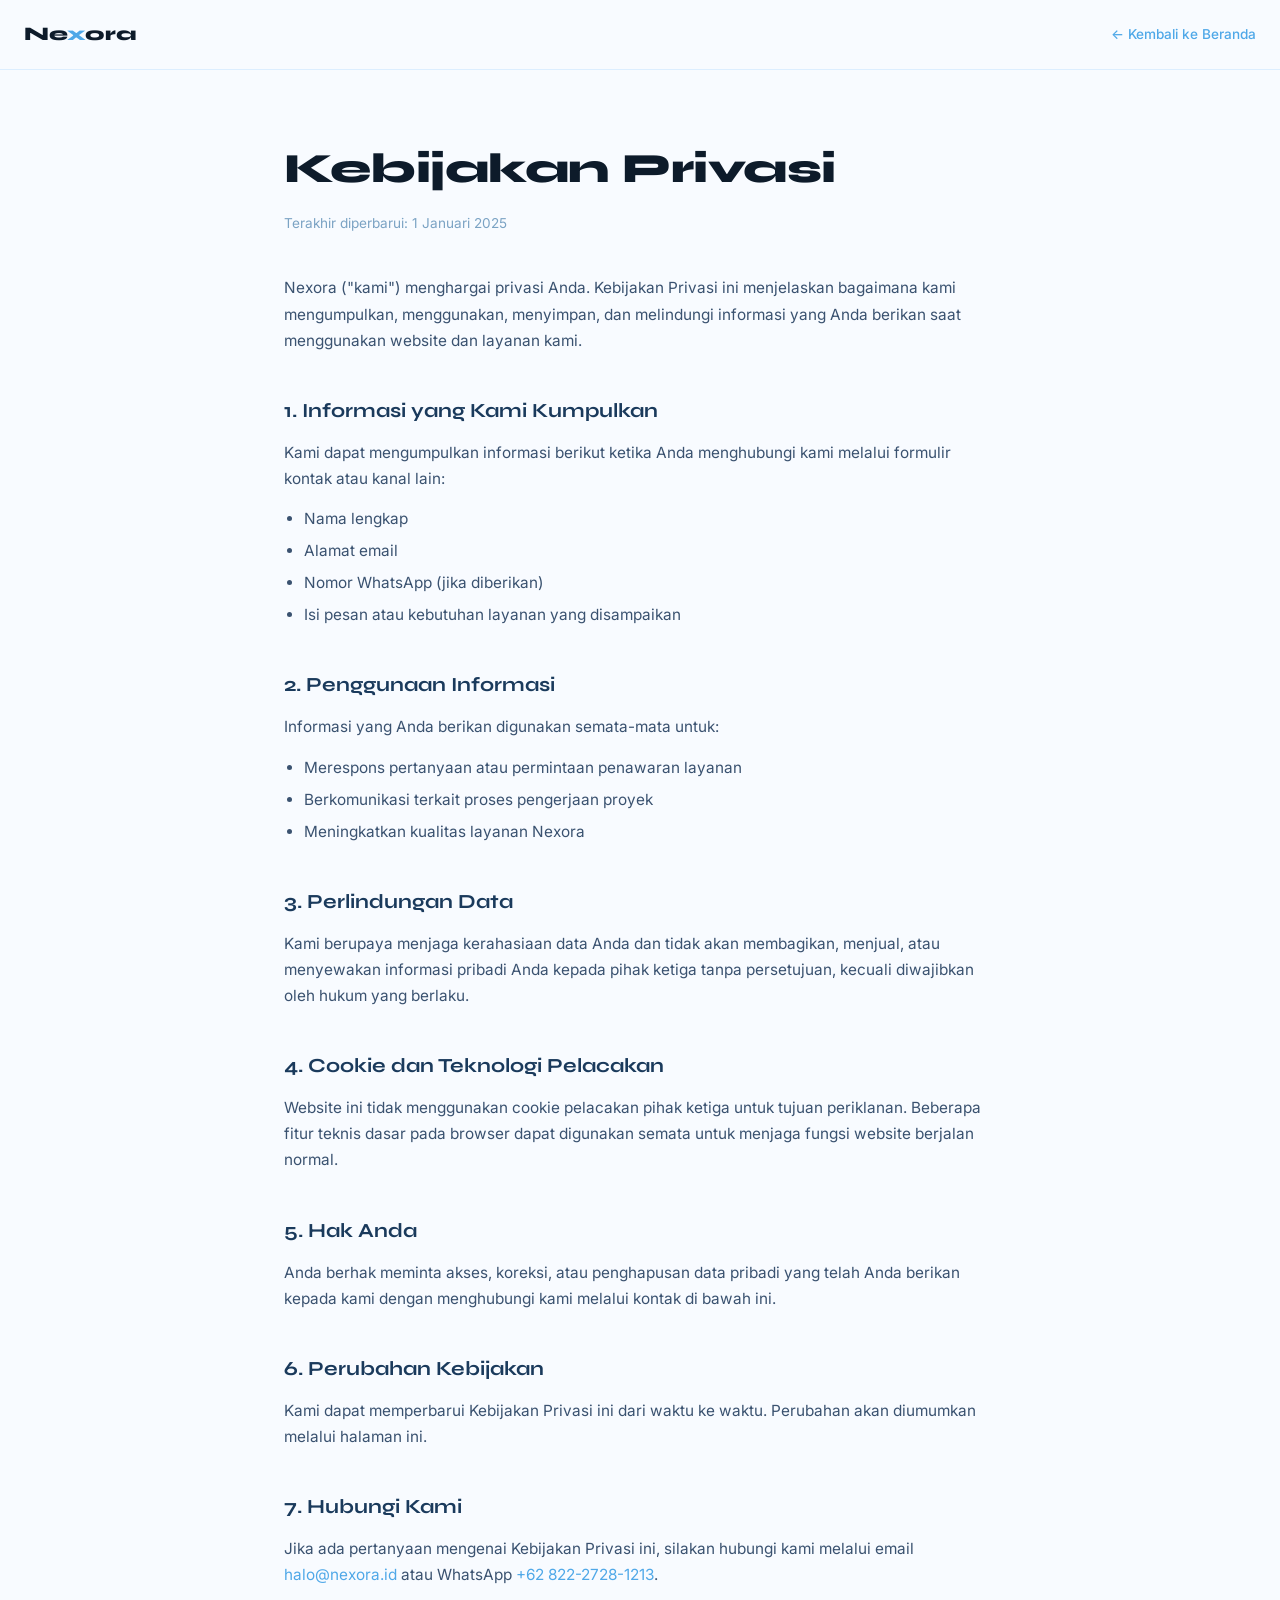
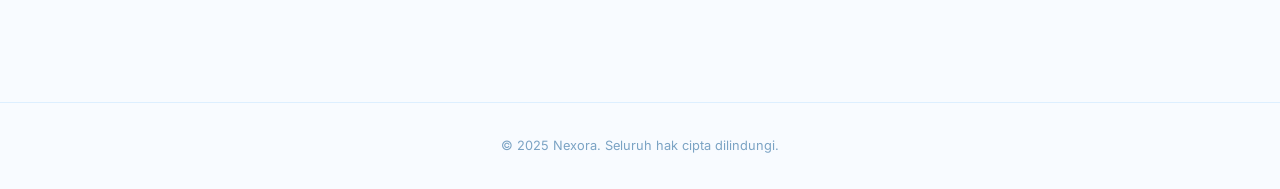
<file: kebijakan-privasi.html>
<!doctype html>
<html lang="id">
  <head>
    <meta charset="UTF-8" />
    <meta name="viewport" content="width=device-width, initial-scale=1.0" />
    <title>Kebijakan Privasi — Nexora</title>
    <link rel="preconnect" href="https://fonts.googleapis.com" />
    <link
      href="https://fonts.googleapis.com/css2?family=Syne:wght@400;500;600;700;800&family=Inter:wght@300;400;500;600&display=swap"
      rel="stylesheet"
    />
    <style>
      :root {
        --white: #f8fbff;
        --blue-light: #a9d6ff;
        --blue-sky: #7fc8ff;
        --blue-mid: #4fa8e8;
        --blue-deep: #1a3a5c;
        --blue-dark: #0d2237;
        --text-dark: #0d1b2a;
        --text-mid: #3a5270;
        --text-light: #7ba3c4;
        --glass-bg: rgba(255, 255, 255, 0.18);
        --glass-border: rgba(169, 214, 255, 0.35);
      }
      *,
      *::before,
      *::after {
        box-sizing: border-box;
        margin: 0;
        padding: 0;
      }
      body {
        font-family: "Inter", sans-serif;
        background: var(--white);
        color: var(--text-dark);
        line-height: 1.7;
      }
      .topbar {
        position: sticky;
        top: 0;
        background: rgba(248, 251, 255, 0.9);
        backdrop-filter: blur(12px);
        border-bottom: 1px solid var(--glass-border);
        padding: 18px 24px;
        display: flex;
        align-items: center;
        justify-content: space-between;
        z-index: 10;
      }
      .topbar a.logo {
        font-family: "Syne", sans-serif;
        font-weight: 800;
        font-size: 1.2rem;
        color: var(--text-dark);
        text-decoration: none;
      }
      .topbar a.logo span {
        color: var(--blue-mid);
      }
      .topbar a.back {
        font-size: 0.85rem;
        font-weight: 500;
        color: var(--blue-mid);
        text-decoration: none;
      }
      .topbar a.back:hover {
        text-decoration: underline;
      }
      main {
        max-width: 760px;
        margin: 0 auto;
        padding: 64px 24px 100px;
      }
      h1 {
        font-family: "Syne", sans-serif;
        font-weight: 800;
        font-size: clamp(1.8rem, 4vw, 2.6rem);
        margin-bottom: 8px;
        letter-spacing: -0.5px;
      }
      .updated {
        font-size: 0.85rem;
        color: var(--text-light);
        margin-bottom: 40px;
      }
      h2 {
        font-family: "Syne", sans-serif;
        font-weight: 700;
        font-size: 1.25rem;
        color: var(--blue-deep);
        margin-top: 40px;
        margin-bottom: 12px;
      }
      p {
        color: var(--text-mid);
        margin-bottom: 14px;
        font-size: 0.96rem;
      }
      ul {
        color: var(--text-mid);
        margin: 0 0 14px 20px;
        font-size: 0.96rem;
      }
      li {
        margin-bottom: 6px;
      }
      a.inline {
        color: var(--blue-mid);
        text-decoration: none;
      }
      a.inline:hover {
        text-decoration: underline;
      }
      footer.mini {
        text-align: center;
        padding: 32px 24px;
        font-size: 0.8rem;
        color: var(--text-light);
        border-top: 1px solid var(--glass-border);
      }
    </style>
  </head>
  <body>
    <div class="topbar">
      <a class="logo" href="index.html">Ne<span>x</span>ora</a>
      <a class="back" href="index.html">&larr; Kembali ke Beranda</a>
    </div>

    <main>
      <h1>Kebijakan Privasi</h1>
      <p class="updated">Terakhir diperbarui: 1 Januari 2025</p>

      <p>
        Nexora ("kami") menghargai privasi Anda. Kebijakan Privasi ini
        menjelaskan bagaimana kami mengumpulkan, menggunakan, menyimpan, dan
        melindungi informasi yang Anda berikan saat menggunakan website dan
        layanan kami.
      </p>

      <h2>1. Informasi yang Kami Kumpulkan</h2>
      <p>Kami dapat mengumpulkan informasi berikut ketika Anda menghubungi kami melalui formulir kontak atau kanal lain:</p>
      <ul>
        <li>Nama lengkap</li>
        <li>Alamat email</li>
        <li>Nomor WhatsApp (jika diberikan)</li>
        <li>Isi pesan atau kebutuhan layanan yang disampaikan</li>
      </ul>

      <h2>2. Penggunaan Informasi</h2>
      <p>Informasi yang Anda berikan digunakan semata-mata untuk:</p>
      <ul>
        <li>Merespons pertanyaan atau permintaan penawaran layanan</li>
        <li>Berkomunikasi terkait proses pengerjaan proyek</li>
        <li>Meningkatkan kualitas layanan Nexora</li>
      </ul>

      <h2>3. Perlindungan Data</h2>
      <p>
        Kami berupaya menjaga kerahasiaan data Anda dan tidak akan membagikan,
        menjual, atau menyewakan informasi pribadi Anda kepada pihak ketiga
        tanpa persetujuan, kecuali diwajibkan oleh hukum yang berlaku.
      </p>

      <h2>4. Cookie dan Teknologi Pelacakan</h2>
      <p>
        Website ini tidak menggunakan cookie pelacakan pihak ketiga untuk
        tujuan periklanan. Beberapa fitur teknis dasar pada browser dapat
        digunakan semata untuk menjaga fungsi website berjalan normal.
      </p>

      <h2>5. Hak Anda</h2>
      <p>
        Anda berhak meminta akses, koreksi, atau penghapusan data pribadi
        yang telah Anda berikan kepada kami dengan menghubungi kami melalui
        kontak di bawah ini.
      </p>

      <h2>6. Perubahan Kebijakan</h2>
      <p>
        Kami dapat memperbarui Kebijakan Privasi ini dari waktu ke waktu.
        Perubahan akan diumumkan melalui halaman ini.
      </p>

      <h2>7. Hubungi Kami</h2>
      <p>
        Jika ada pertanyaan mengenai Kebijakan Privasi ini, silakan hubungi
        kami melalui email
        <a class="inline" href="mailto:halo@nexora.id">halo@nexora.id</a>
        atau WhatsApp
        <a class="inline" href="https://wa.me/6282227281213" target="_blank">+62 822-2728-1213</a>.
      </p>
    </main>

    <footer class="mini">© 2025 Nexora. Seluruh hak cipta dilindungi.</footer>
  </body>
</html>
</file>
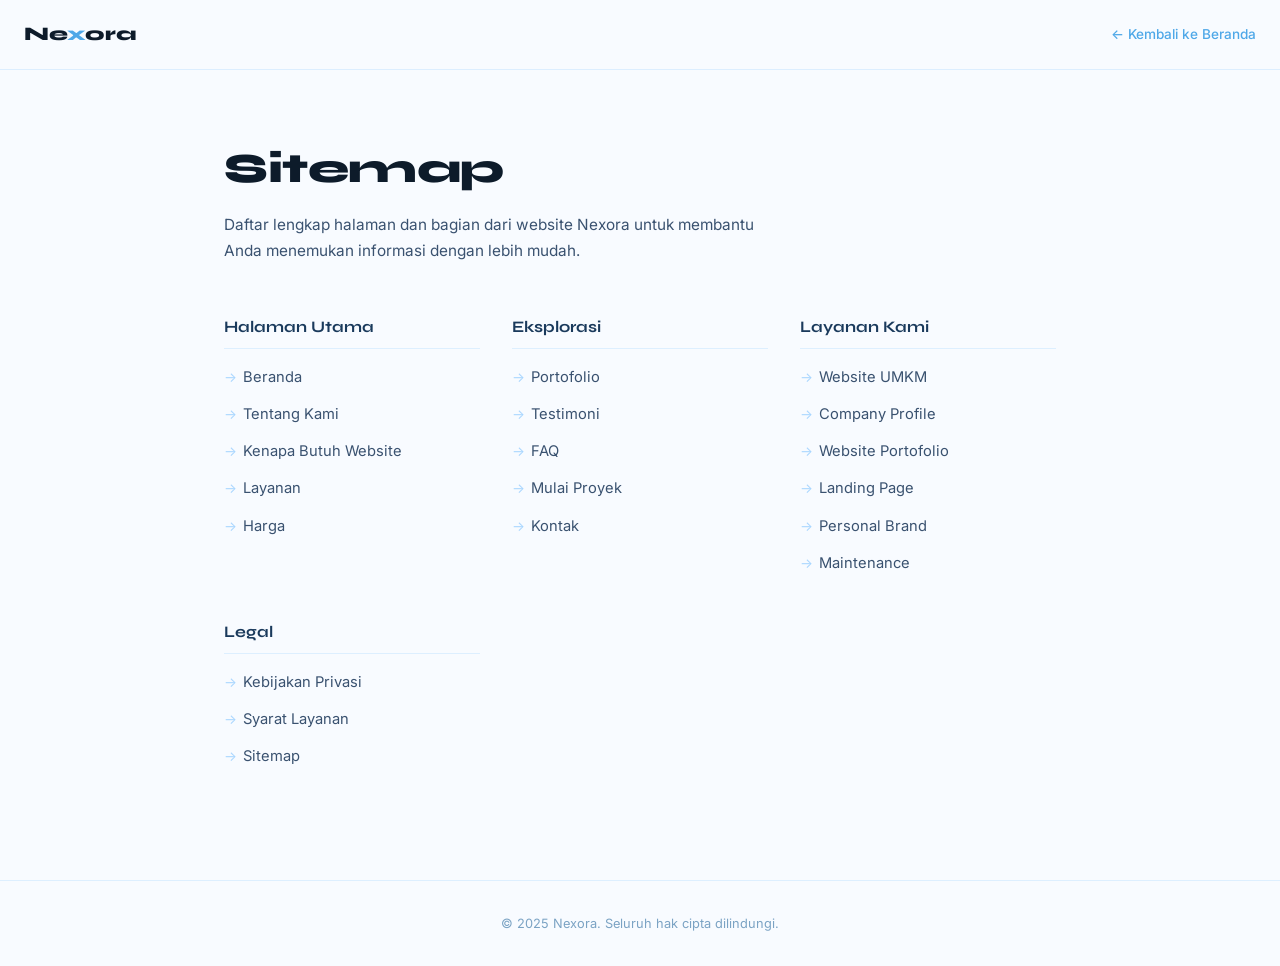
<file: sitemap.html>
<!doctype html>
<html lang="id">
  <head>
    <meta charset="UTF-8" />
    <meta name="viewport" content="width=device-width, initial-scale=1.0" />
    <title>Sitemap — Nexora</title>
    <link rel="preconnect" href="https://fonts.googleapis.com" />
    <link
      href="https://fonts.googleapis.com/css2?family=Syne:wght@400;500;600;700;800&family=Inter:wght@300;400;500;600&display=swap"
      rel="stylesheet"
    />
    <style>
      :root {
        --white: #f8fbff;
        --blue-light: #a9d6ff;
        --blue-mid: #4fa8e8;
        --blue-deep: #1a3a5c;
        --blue-dark: #0d2237;
        --text-dark: #0d1b2a;
        --text-mid: #3a5270;
        --text-light: #7ba3c4;
        --glass-border: rgba(169, 214, 255, 0.35);
      }
      *,
      *::before,
      *::after {
        box-sizing: border-box;
        margin: 0;
        padding: 0;
      }
      body {
        font-family: "Inter", sans-serif;
        background: var(--white);
        color: var(--text-dark);
        line-height: 1.7;
      }
      .topbar {
        position: sticky;
        top: 0;
        background: rgba(248, 251, 255, 0.9);
        backdrop-filter: blur(12px);
        border-bottom: 1px solid var(--glass-border);
        padding: 18px 24px;
        display: flex;
        align-items: center;
        justify-content: space-between;
        z-index: 10;
      }
      .topbar a.logo {
        font-family: "Syne", sans-serif;
        font-weight: 800;
        font-size: 1.2rem;
        color: var(--text-dark);
        text-decoration: none;
      }
      .topbar a.logo span {
        color: var(--blue-mid);
      }
      .topbar a.back {
        font-size: 0.85rem;
        font-weight: 500;
        color: var(--blue-mid);
        text-decoration: none;
      }
      .topbar a.back:hover {
        text-decoration: underline;
      }
      main {
        max-width: 880px;
        margin: 0 auto;
        padding: 64px 24px 100px;
      }
      h1 {
        font-family: "Syne", sans-serif;
        font-weight: 800;
        font-size: clamp(1.8rem, 4vw, 2.6rem);
        margin-bottom: 8px;
        letter-spacing: -0.5px;
      }
      .lead {
        color: var(--text-mid);
        margin-bottom: 48px;
        font-size: 0.96rem;
        max-width: 540px;
      }
      .grid {
        display: grid;
        grid-template-columns: repeat(auto-fit, minmax(220px, 1fr));
        gap: 32px;
      }
      .col-title {
        font-family: "Syne", sans-serif;
        font-weight: 700;
        font-size: 1rem;
        color: var(--blue-deep);
        margin-bottom: 14px;
        padding-bottom: 8px;
        border-bottom: 1px solid var(--glass-border);
      }
      ul {
        list-style: none;
      }
      li {
        margin-bottom: 10px;
      }
      a.link {
        color: var(--text-mid);
        text-decoration: none;
        font-size: 0.92rem;
        transition: color 0.2s;
        display: inline-flex;
        align-items: center;
        gap: 6px;
      }
      a.link:hover {
        color: var(--blue-mid);
      }
      a.link::before {
        content: "→";
        color: var(--blue-light);
        font-size: 0.85rem;
      }
      footer.mini {
        text-align: center;
        padding: 32px 24px;
        font-size: 0.8rem;
        color: var(--text-light);
        border-top: 1px solid var(--glass-border);
      }
    </style>
  </head>
  <body>
    <div class="topbar">
      <a class="logo" href="index.html">Ne<span>x</span>ora</a>
      <a class="back" href="index.html">&larr; Kembali ke Beranda</a>
    </div>

    <main>
      <h1>Sitemap</h1>
      <p class="lead">
        Daftar lengkap halaman dan bagian dari website Nexora untuk
        membantu Anda menemukan informasi dengan lebih mudah.
      </p>

      <div class="grid">
        <div>
          <div class="col-title">Halaman Utama</div>
          <ul>
            <li><a class="link" href="index.html#hero">Beranda</a></li>
            <li><a class="link" href="index.html#about">Tentang Kami</a></li>
            <li><a class="link" href="index.html#kenapa-website">Kenapa Butuh Website</a></li>
            <li><a class="link" href="index.html#layanan">Layanan</a></li>
            <li><a class="link" href="index.html#harga">Harga</a></li>
          </ul>
        </div>
        <div>
          <div class="col-title">Eksplorasi</div>
          <ul>
            <li><a class="link" href="index.html#portofolio">Portofolio</a></li>
            <li><a class="link" href="index.html#testimoni">Testimoni</a></li>
            <li><a class="link" href="index.html#faq">FAQ</a></li>
            <li><a class="link" href="index.html#cta">Mulai Proyek</a></li>
            <li><a class="link" href="index.html#kontak">Kontak</a></li>
          </ul>
        </div>
        <div>
          <div class="col-title">Layanan Kami</div>
          <ul>
            <li><a class="link" href="index.html#layanan">Website UMKM</a></li>
            <li><a class="link" href="index.html#layanan">Company Profile</a></li>
            <li><a class="link" href="index.html#layanan">Website Portofolio</a></li>
            <li><a class="link" href="index.html#layanan">Landing Page</a></li>
            <li><a class="link" href="index.html#layanan">Personal Brand</a></li>
            <li><a class="link" href="index.html#layanan">Maintenance</a></li>
          </ul>
        </div>
        <div>
          <div class="col-title">Legal</div>
          <ul>
            <li><a class="link" href="kebijakan-privasi.html">Kebijakan Privasi</a></li>
            <li><a class="link" href="syarat-layanan.html">Syarat Layanan</a></li>
            <li><a class="link" href="sitemap.html">Sitemap</a></li>
          </ul>
        </div>
      </div>
    </main>

    <footer class="mini">© 2025 Nexora. Seluruh hak cipta dilindungi.</footer>
  </body>
</html>
</file>
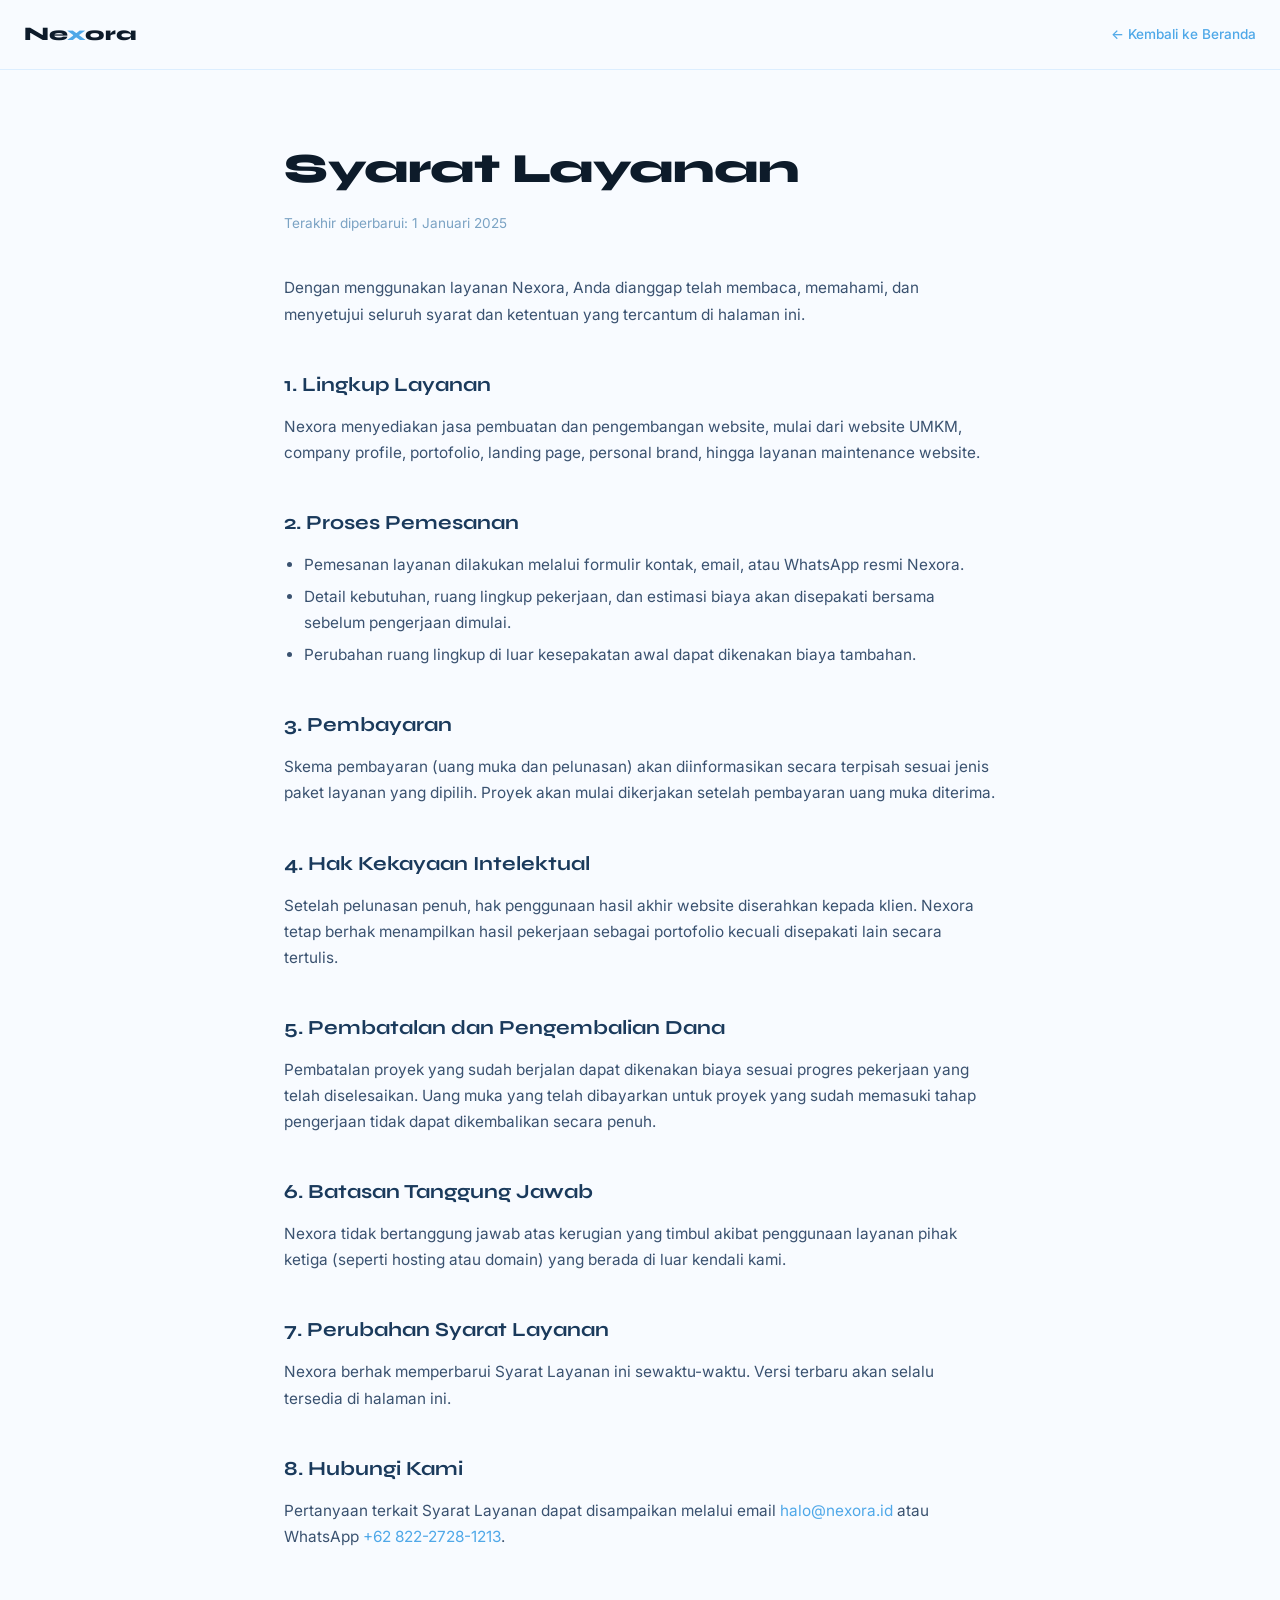
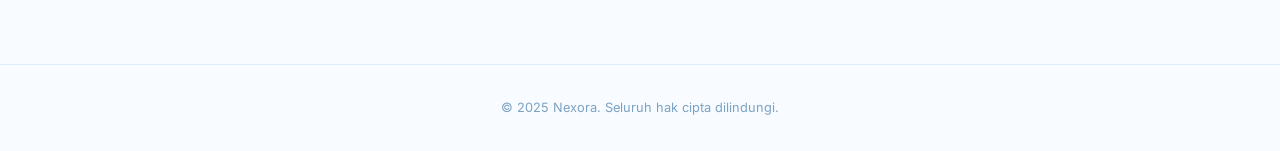
<file: syarat-layanan.html>
<!doctype html>
<html lang="id">
  <head>
    <meta charset="UTF-8" />
    <meta name="viewport" content="width=device-width, initial-scale=1.0" />
    <title>Syarat Layanan — Nexora</title>
    <link rel="preconnect" href="https://fonts.googleapis.com" />
    <link
      href="https://fonts.googleapis.com/css2?family=Syne:wght@400;500;600;700;800&family=Inter:wght@300;400;500;600&display=swap"
      rel="stylesheet"
    />
    <style>
      :root {
        --white: #f8fbff;
        --blue-light: #a9d6ff;
        --blue-sky: #7fc8ff;
        --blue-mid: #4fa8e8;
        --blue-deep: #1a3a5c;
        --blue-dark: #0d2237;
        --text-dark: #0d1b2a;
        --text-mid: #3a5270;
        --text-light: #7ba3c4;
        --glass-border: rgba(169, 214, 255, 0.35);
      }
      *,
      *::before,
      *::after {
        box-sizing: border-box;
        margin: 0;
        padding: 0;
      }
      body {
        font-family: "Inter", sans-serif;
        background: var(--white);
        color: var(--text-dark);
        line-height: 1.7;
      }
      .topbar {
        position: sticky;
        top: 0;
        background: rgba(248, 251, 255, 0.9);
        backdrop-filter: blur(12px);
        border-bottom: 1px solid var(--glass-border);
        padding: 18px 24px;
        display: flex;
        align-items: center;
        justify-content: space-between;
        z-index: 10;
      }
      .topbar a.logo {
        font-family: "Syne", sans-serif;
        font-weight: 800;
        font-size: 1.2rem;
        color: var(--text-dark);
        text-decoration: none;
      }
      .topbar a.logo span {
        color: var(--blue-mid);
      }
      .topbar a.back {
        font-size: 0.85rem;
        font-weight: 500;
        color: var(--blue-mid);
        text-decoration: none;
      }
      .topbar a.back:hover {
        text-decoration: underline;
      }
      main {
        max-width: 760px;
        margin: 0 auto;
        padding: 64px 24px 100px;
      }
      h1 {
        font-family: "Syne", sans-serif;
        font-weight: 800;
        font-size: clamp(1.8rem, 4vw, 2.6rem);
        margin-bottom: 8px;
        letter-spacing: -0.5px;
      }
      .updated {
        font-size: 0.85rem;
        color: var(--text-light);
        margin-bottom: 40px;
      }
      h2 {
        font-family: "Syne", sans-serif;
        font-weight: 700;
        font-size: 1.25rem;
        color: var(--blue-deep);
        margin-top: 40px;
        margin-bottom: 12px;
      }
      p {
        color: var(--text-mid);
        margin-bottom: 14px;
        font-size: 0.96rem;
      }
      ul {
        color: var(--text-mid);
        margin: 0 0 14px 20px;
        font-size: 0.96rem;
      }
      li {
        margin-bottom: 6px;
      }
      a.inline {
        color: var(--blue-mid);
        text-decoration: none;
      }
      a.inline:hover {
        text-decoration: underline;
      }
      footer.mini {
        text-align: center;
        padding: 32px 24px;
        font-size: 0.8rem;
        color: var(--text-light);
        border-top: 1px solid var(--glass-border);
      }
    </style>
  </head>
  <body>
    <div class="topbar">
      <a class="logo" href="index.html">Ne<span>x</span>ora</a>
      <a class="back" href="index.html">&larr; Kembali ke Beranda</a>
    </div>

    <main>
      <h1>Syarat Layanan</h1>
      <p class="updated">Terakhir diperbarui: 1 Januari 2025</p>

      <p>
        Dengan menggunakan layanan Nexora, Anda dianggap telah membaca,
        memahami, dan menyetujui seluruh syarat dan ketentuan yang tercantum
        di halaman ini.
      </p>

      <h2>1. Lingkup Layanan</h2>
      <p>
        Nexora menyediakan jasa pembuatan dan pengembangan website, mulai
        dari website UMKM, company profile, portofolio, landing page,
        personal brand, hingga layanan maintenance website.
      </p>

      <h2>2. Proses Pemesanan</h2>
      <ul>
        <li>Pemesanan layanan dilakukan melalui formulir kontak, email, atau WhatsApp resmi Nexora.</li>
        <li>Detail kebutuhan, ruang lingkup pekerjaan, dan estimasi biaya akan disepakati bersama sebelum pengerjaan dimulai.</li>
        <li>Perubahan ruang lingkup di luar kesepakatan awal dapat dikenakan biaya tambahan.</li>
      </ul>

      <h2>3. Pembayaran</h2>
      <p>
        Skema pembayaran (uang muka dan pelunasan) akan diinformasikan secara
        terpisah sesuai jenis paket layanan yang dipilih. Proyek akan mulai
        dikerjakan setelah pembayaran uang muka diterima.
      </p>

      <h2>4. Hak Kekayaan Intelektual</h2>
      <p>
        Setelah pelunasan penuh, hak penggunaan hasil akhir website
        diserahkan kepada klien. Nexora tetap berhak menampilkan hasil
        pekerjaan sebagai portofolio kecuali disepakati lain secara tertulis.
      </p>

      <h2>5. Pembatalan dan Pengembalian Dana</h2>
      <p>
        Pembatalan proyek yang sudah berjalan dapat dikenakan biaya sesuai
        progres pekerjaan yang telah diselesaikan. Uang muka yang telah
        dibayarkan untuk proyek yang sudah memasuki tahap pengerjaan tidak
        dapat dikembalikan secara penuh.
      </p>

      <h2>6. Batasan Tanggung Jawab</h2>
      <p>
        Nexora tidak bertanggung jawab atas kerugian yang timbul akibat
        penggunaan layanan pihak ketiga (seperti hosting atau domain) yang
        berada di luar kendali kami.
      </p>

      <h2>7. Perubahan Syarat Layanan</h2>
      <p>
        Nexora berhak memperbarui Syarat Layanan ini sewaktu-waktu. Versi
        terbaru akan selalu tersedia di halaman ini.
      </p>

      <h2>8. Hubungi Kami</h2>
      <p>
        Pertanyaan terkait Syarat Layanan dapat disampaikan melalui email
        <a class="inline" href="mailto:halo@nexora.id">halo@nexora.id</a>
        atau WhatsApp
        <a class="inline" href="https://wa.me/6282227281213" target="_blank">+62 822-2728-1213</a>.
      </p>
    </main>

    <footer class="mini">© 2025 Nexora. Seluruh hak cipta dilindungi.</footer>
  </body>
</html>
</file>
